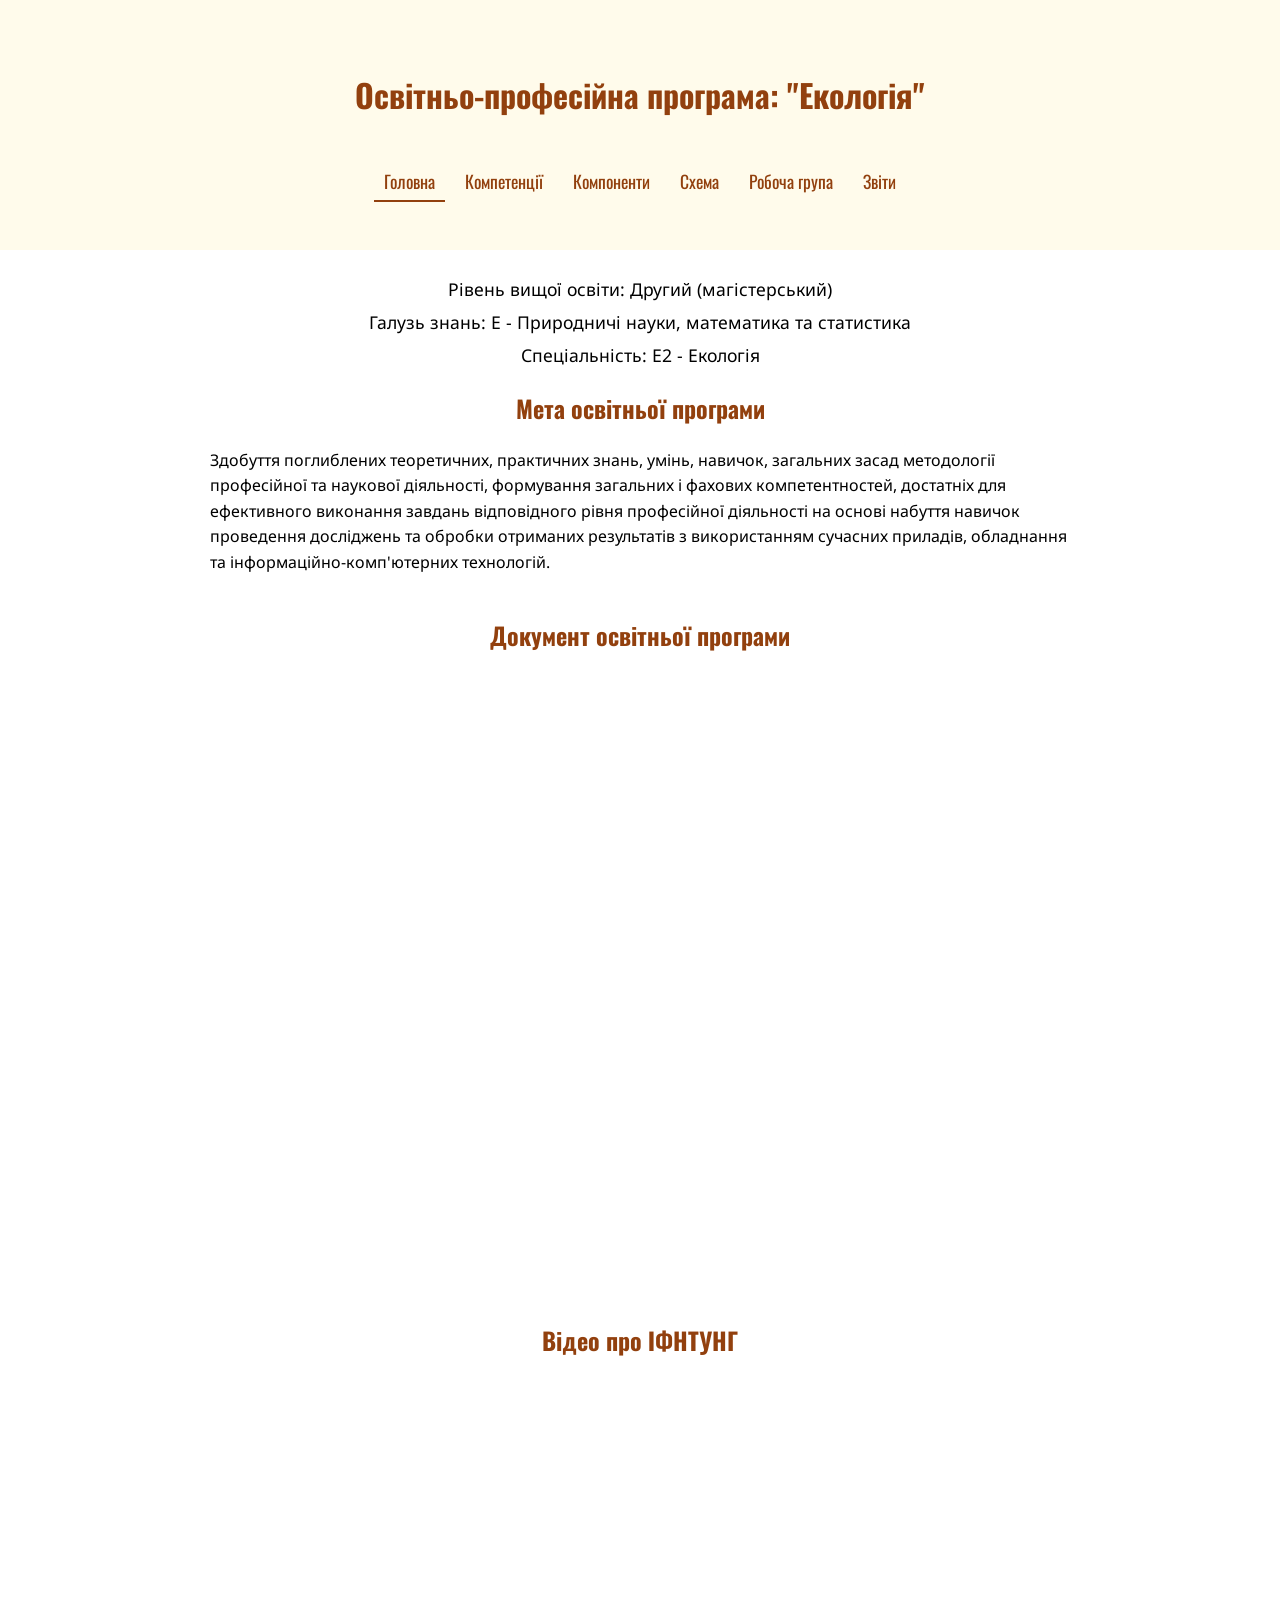
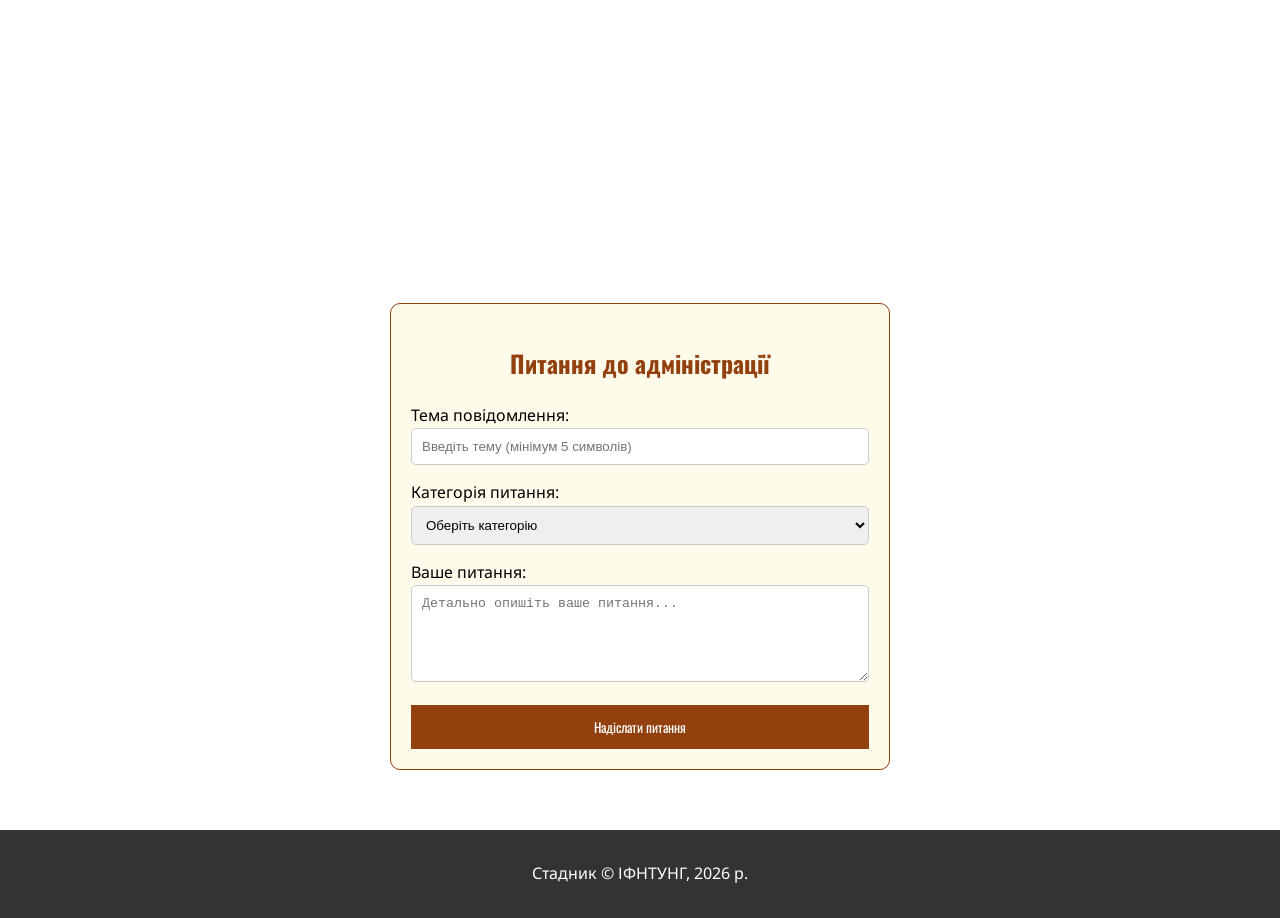
<file: index.html>
<!DOCTYPE html>
<html lang="uk">
<head>
    <meta charset="UTF-8">
    <meta name="viewport" content="width=device-width, initial-scale=1.0">
    <title>Головна - Екологія</title>
    <link rel="preconnect" href="https://fonts.googleapis.com">
    <link rel="preconnect" href="https://fonts.gstatic.com" crossorigin>
    <link href="https://fonts.googleapis.com/css2?family=Noto+Sans:wght@400;700&family=Oswald:wght@400;700&display=swap" rel="stylesheet">
    <link rel="stylesheet" href="style.css">
</head>
<body>
    <header>
        <h1>Освітньо-професійна програма: "Екологія"</h1>
        <nav class="main-menu">
            <ul>
                <li><a href="index.html" class="active">Головна</a></li>
                <li><a href="competencies.html">Компетенції</a></li>
                <li><a href="components.html">Компоненти</a></li>
                <li><a href="graph.html">Схема</a></li>
                <li><a href="team.html">Робоча група</a></li>
                <li><a href="reports.html">Звіти</a></li>
            </ul>
        </nav>
    </header>

    <main class="container">
        <p class="subtitle">Рівень вищої освіти: Другий (магістерський)</p>
        <p class="subtitle">Галузь знань: E - Природничі науки, математика та статистика</p>
        <p class="subtitle">Спеціальність: E2 - Екологія</p>
        
        <h2>Мета освітньої програми</h2>
        <p>Здобуття поглиблених теоретичних, практичних знань, умінь, навичок, загальних засад методології професійної та наукової діяльності, формування загальних і фахових компетентностей, достатніх для ефективного виконання завдань відповідного рівня професійної діяльності на основі набуття навичок проведення досліджень та обробки отриманих результатів з використанням сучасних приладів, обладнання та інформаційно-комп'ютерних технологій.</p>

        <div class="media-section" style="margin-top: 40px; margin-bottom: 40px;">
            <h2>Документ освітньої програми</h2>
            <iframe src="https://drive.google.com/file/d/1KoIPzyPgWROvhp6p8waSpHcb3HAhKgQ5/preview" width="100%" height="600" style="border: none; margin-bottom: 20px;"></iframe>

            <h2>Відео про ІФНТУНГ</h2>
            <div style="position: relative; padding-bottom: 56.25%; height: 0; overflow: hidden; max-width: 100%;">
                <iframe src="https://www.youtube.com/embed/bVwK8GilNeQ" style="position: absolute; top: 0; left: 0; width: 100%; height: 100%;" frameborder="0" allow="accelerometer; autoplay; clipboard-write; encrypted-media; gyroscope; picture-in-picture" allowfullscreen></iframe>
            </div>
        </div>

        <div class="form-container">
            <h2>Питання до адміністрації</h2>
            <form action="#" method="post">
                <div class="form-group">
                    <label for="theme">Тема повідомлення:</label>
                    <input type="text" id="theme" name="theme" minlength="5" required placeholder="Введіть тему (мінімум 5 символів)">
                </div>
                <div class="form-group">
                    <label for="category">Категорія питання:</label>
                    <select id="category" name="category" required>
                        <option value="" disabled selected>Оберіть категорію</option>
                        <option value="education">Навчальний процес</option>
                        <option value="practice">Практика та працевлаштування</option>
                        <option value="financial">Фінансові питання</option>
                        <option value="other">Інше</option>
                    </select>
                </div>
                <div class="form-group">
                    <label for="question">Ваше питання:</label>
                    <textarea id="question" name="question" rows="5" required placeholder="Детально опишіть ваше питання..."></textarea>
                </div>
                <button type="submit" class="submit-btn">Надіслати питання</button>
            </form>
        </div>
    </main>

    <footer>
        <p>Стадник © ІФНТУНГ, 2026 р.</p>
    </footer>
</body>
</html>
</file>
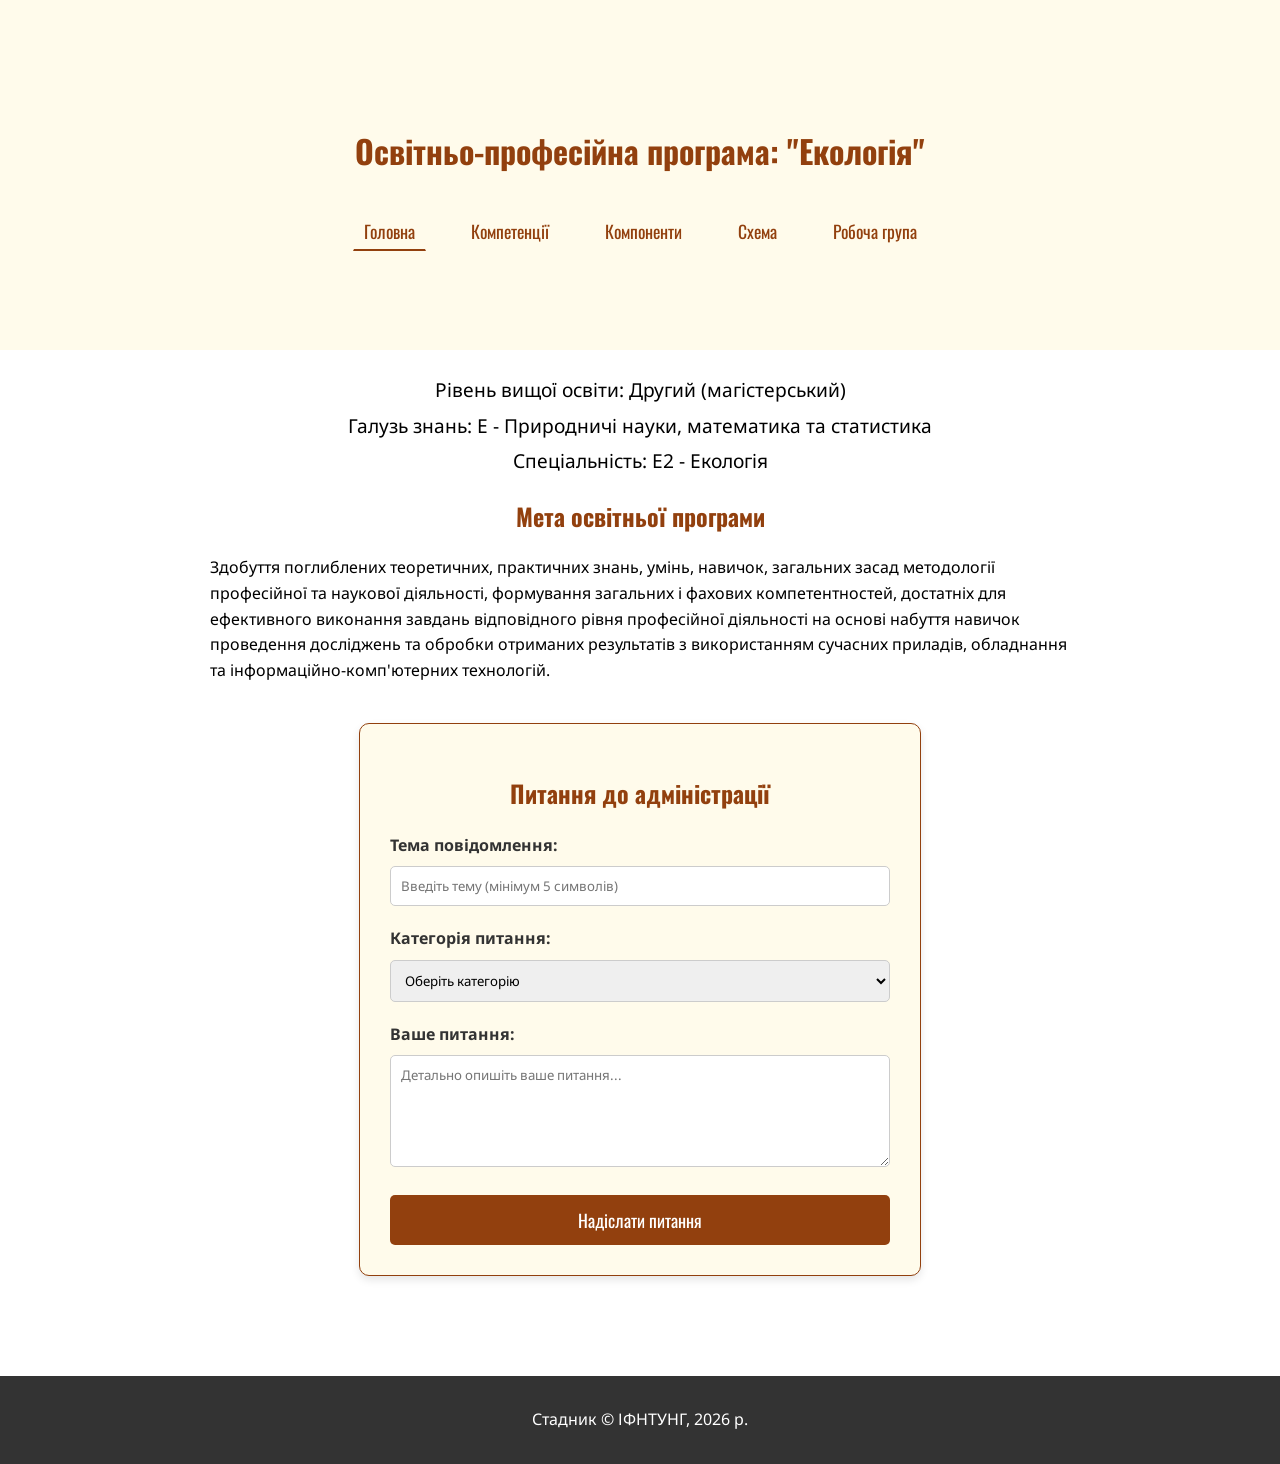
<file: lab_4/index.html>
<!DOCTYPE html>
<html lang="uk">
<head>
    <meta charset="UTF-8">
    <meta name="viewport" content="width=device-width, initial-scale=1.0">
    <title>Головна - Екологія</title>
    <link rel="preconnect" href="https://fonts.googleapis.com">
    <link rel="preconnect" href="https://fonts.gstatic.com" crossorigin>
    <link href="https://fonts.googleapis.com/css2?family=Noto+Sans:wght@400;700&family=Oswald:wght@400;700&display=swap" rel="stylesheet">
    <link rel="stylesheet" href="style.css">
</head>
<body>
    <header>
        <h1>Освітньо-професійна програма: "Екологія"</h1>
        <nav class="main-menu">
            <ul>
                <li><a href="index.html" class="active">Головна</a></li>
                <li><a href="competencies.html">Компетенції</a></li>
                <li><a href="components.html">Компоненти</a></li>
                <li><a href="graph.html">Схема</a></li>
                <li><a href="team.html">Робоча група</a></li>
            </ul>
        </nav>
    </header>

    <main class="container">
        <p class="subtitle">Рівень вищої освіти: Другий (магістерський)</p>
        <p class="subtitle">Галузь знань: E - Природничі науки, математика та статистика</p>
        <p class="subtitle">Спеціальність: E2 - Екологія</p>
        
        <h2>Мета освітньої програми</h2>
        <p>Здобуття поглиблених теоретичних, практичних знань, умінь, навичок, загальних засад методології професійної та наукової діяльності, формування загальних і фахових компетентностей, достатніх для ефективного виконання завдань відповідного рівня професійної діяльності на основі набуття навичок проведення досліджень та обробки отриманих результатів з використанням сучасних приладів, обладнання та інформаційно-комп'ютерних технологій.</p>

        <div class="form-container">
            <h2>Питання до адміністрації</h2>
            <form action="#" method="post">
                <div class="form-group">
                    <label for="theme">Тема повідомлення:</label>
                    <input type="text" id="theme" name="theme" minlength="5" required placeholder="Введіть тему (мінімум 5 символів)">
                </div>
                <div class="form-group">
                    <label for="category">Категорія питання:</label>
                    <select id="category" name="category" required>
                        <option value="" disabled selected>Оберіть категорію</option>
                        <option value="education">Навчальний процес</option>
                        <option value="practice">Практика та працевлаштування</option>
                        <option value="financial">Фінансові питання</option>
                        <option value="other">Інше</option>
                    </select>
                </div>
                <div class="form-group">
                    <label for="question">Ваше питання:</label>
                    <textarea id="question" name="question" rows="5" required placeholder="Детально опишіть ваше питання..."></textarea>
                </div>
                <button type="submit" class="submit-btn">Надіслати питання</button>
            </form>
        </div>
    </main>

    <footer>
        <p>Стадник © ІФНТУНГ, 2026 р.</p>
    </footer>
</body>
</html>
</file>
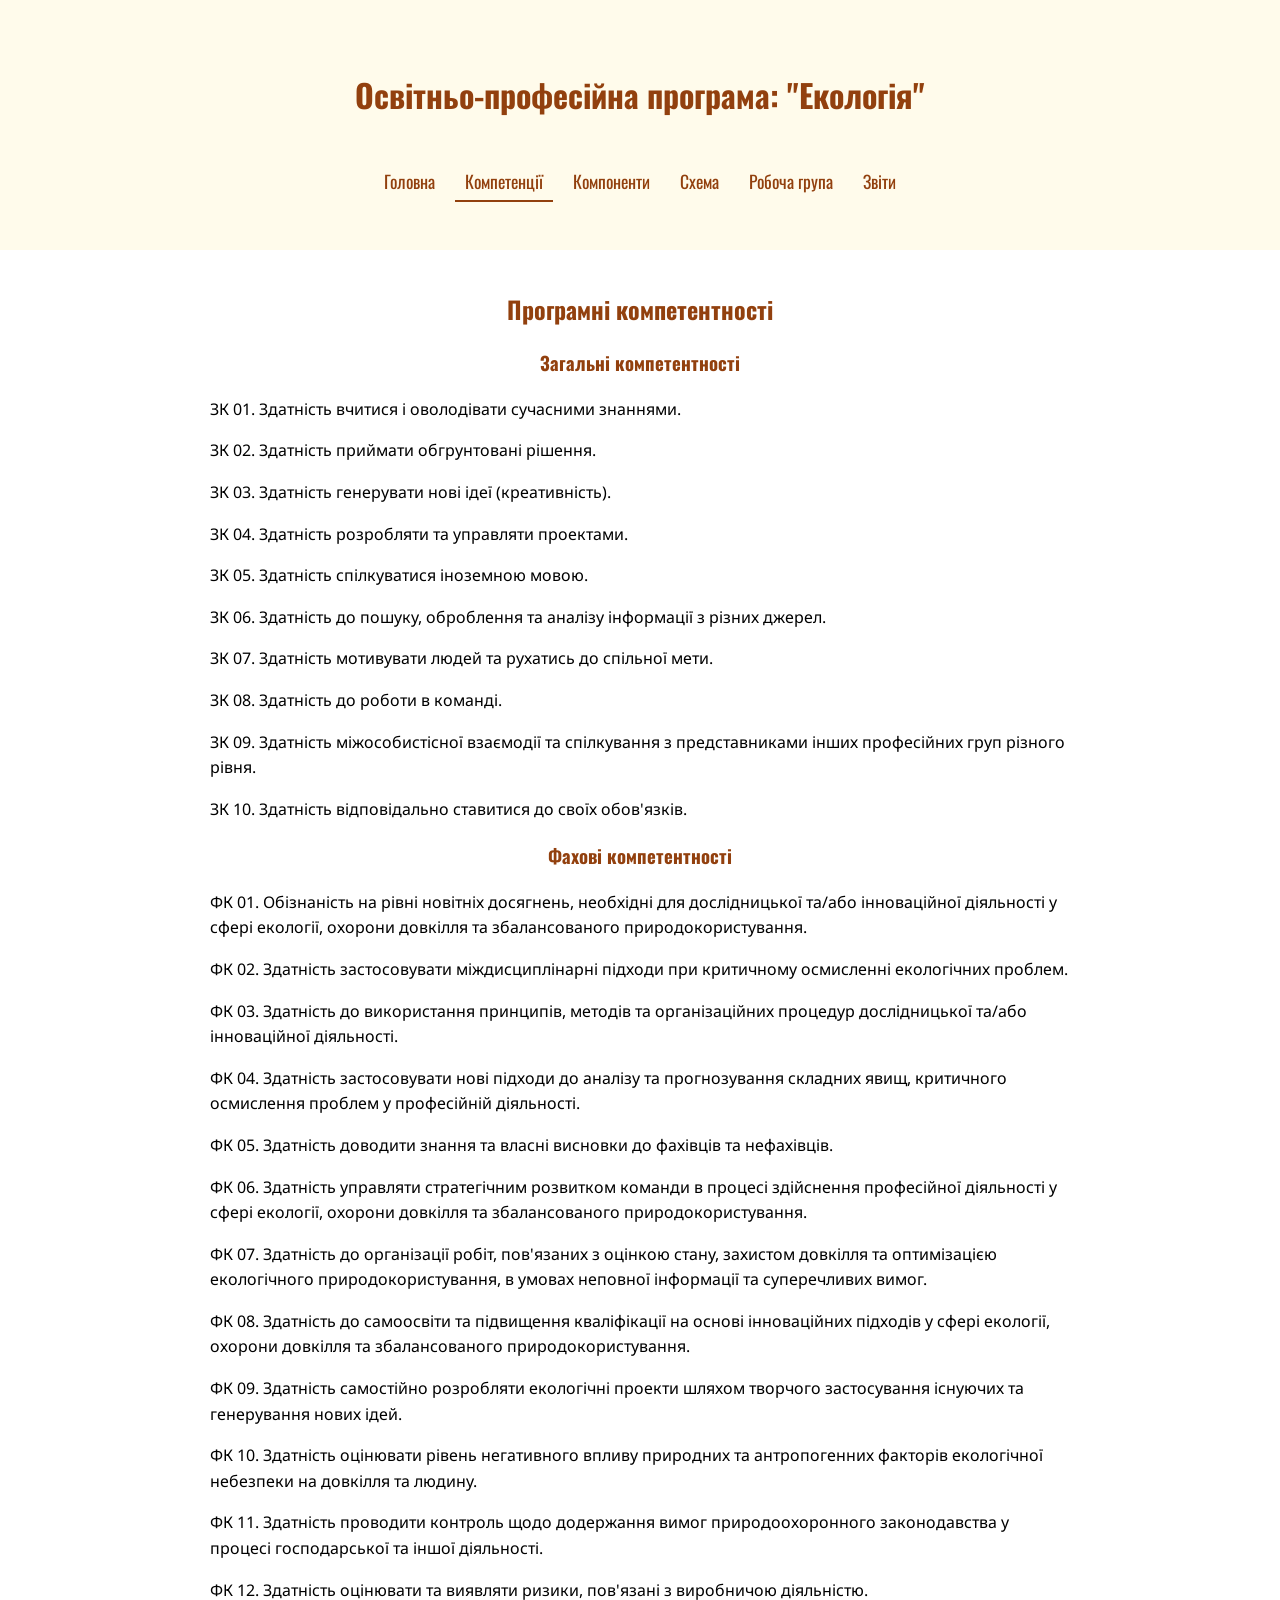
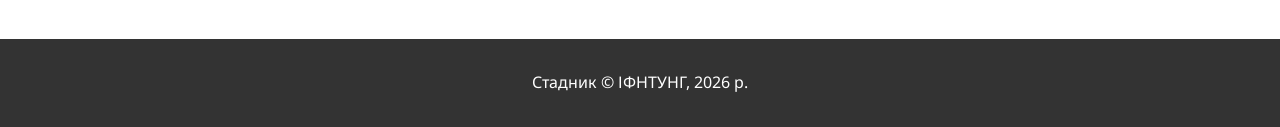
<file: competencies.html>
<!DOCTYPE html>
<html lang="uk">
<head>
    <meta charset="UTF-8">
    <meta name="viewport" content="width=device-width, initial-scale=1.0">
    <title>Компетенції - Екологія</title>
    <link rel="preconnect" href="https://fonts.googleapis.com">
    <link rel="preconnect" href="https://fonts.gstatic.com" crossorigin>
    <link href="https://fonts.googleapis.com/css2?family=Noto+Sans:wght@400;700&family=Oswald:wght@400;700&display=swap" rel="stylesheet">
    <link rel="stylesheet" href="style.css">
</head>
<body>
    <header>
        <h1>Освітньо-професійна програма: "Екологія"</h1>
        <nav class="main-menu">
            <ul>
                <li><a href="index.html">Головна</a></li>
                <li><a href="competencies.html" class="active">Компетенції</a></li>
                <li><a href="components.html">Компоненти</a></li>
                <li><a href="graph.html">Схема</a></li>
                <li><a href="team.html">Робоча група</a></li>
                <li><a href="reports.html">Звіти</a></li>
            </ul>
        </nav>
    </header>

    <main class="container">
        <h2>Програмні компетентності</h2>
        
        <h3>Загальні компетентності</h3>
        <p>ЗК 01. Здатність вчитися і оволодівати сучасними знаннями.</p>
        <p>ЗК 02. Здатність приймати обгрунтовані рішення.</p>
        <p>ЗК 03. Здатність генерувати нові ідеї (креативність).</p>
        <p>ЗК 04. Здатність розробляти та управляти проектами.</p>
        <p>ЗК 05. Здатність спілкуватися іноземною мовою.</p>
        <p>ЗК 06. Здатність до пошуку, оброблення та аналізу інформації з різних джерел.</p>
        <p>ЗК 07. Здатність мотивувати людей та рухатись до спільної мети.</p>
        <p>ЗК 08. Здатність до роботи в команді.</p>
        <p>ЗК 09. Здатність міжособистісної взаємодії та спілкування з представниками інших професійних груп різного рівня.</p>
        <p>ЗК 10. Здатність відповідально ставитися до своїх обов'язків.</p>

        <h3>Фахові компетентності</h3>
        <p>ФК 01. Обізнаність на рівні новітніх досягнень, необхідні для дослідницької та/або інноваційної діяльності у сфері екології, охорони довкілля та збалансованого природокористування.</p>
        <p>ФК 02. Здатність застосовувати міждисциплінарні підходи при критичному осмисленні екологічних проблем.</p>
        <p>ФК 03. Здатність до використання принципів, методів та організаційних процедур дослідницької та/або інноваційної діяльності.</p>
        <p>ФК 04. Здатність застосовувати нові підходи до аналізу та прогнозування складних явищ, критичного осмислення проблем у професійній діяльності.</p>
        <p>ФК 05. Здатність доводити знання та власні висновки до фахівців та нефахівців.</p>
        <p>ФК 06. Здатність управляти стратегічним розвитком команди в процесі здійснення професійної діяльності у сфері екології, охорони довкілля та збалансованого природокористування.</p>
        <p>ФК 07. Здатність до організації робіт, пов'язаних з оцінкою стану, захистом довкілля та оптимізацією екологічного природокористування, в умовах неповної інформації та суперечливих вимог.</p>
        <p>ФК 08. Здатність до самоосвіти та підвищення кваліфікації на основі інноваційних підходів у сфері екології, охорони довкілля та збалансованого природокористування.</p>
        <p>ФК 09. Здатність самостійно розробляти екологічні проекти шляхом творчого застосування існуючих та генерування нових ідей.</p>
        <p>ФК 10. Здатність оцінювати рівень негативного впливу природних та антропогенних факторів екологічної небезпеки на довкілля та людину.</p>
        <p>ФК 11. Здатність проводити контроль щодо додержання вимог природоохоронного законодавства у процесі господарської та іншої діяльності.</p>
        <p>ФК 12. Здатність оцінювати та виявляти ризики, пов'язані з виробничою діяльністю.</p>
    </main>

    <footer>
        <p>Стадник © ІФНТУНГ, 2026 р.</p>
    </footer>
</body>
</html>
</file>
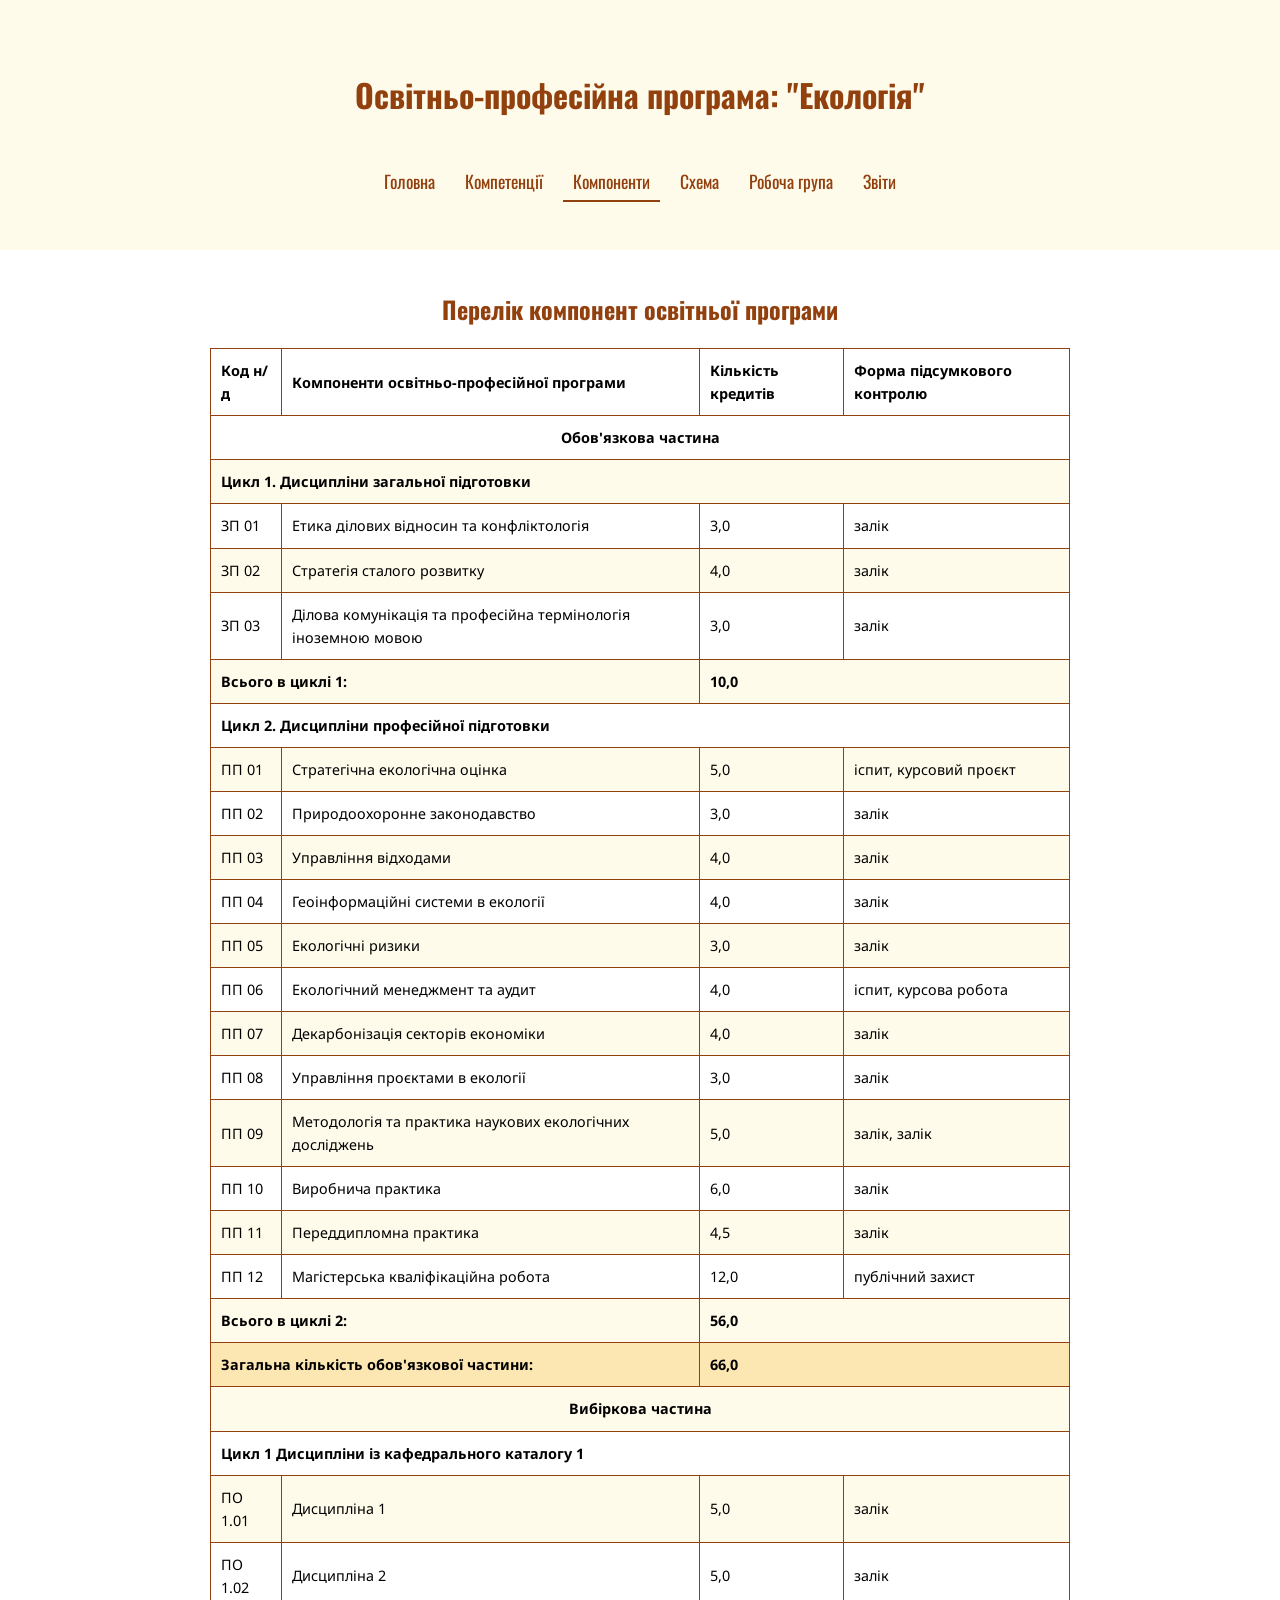
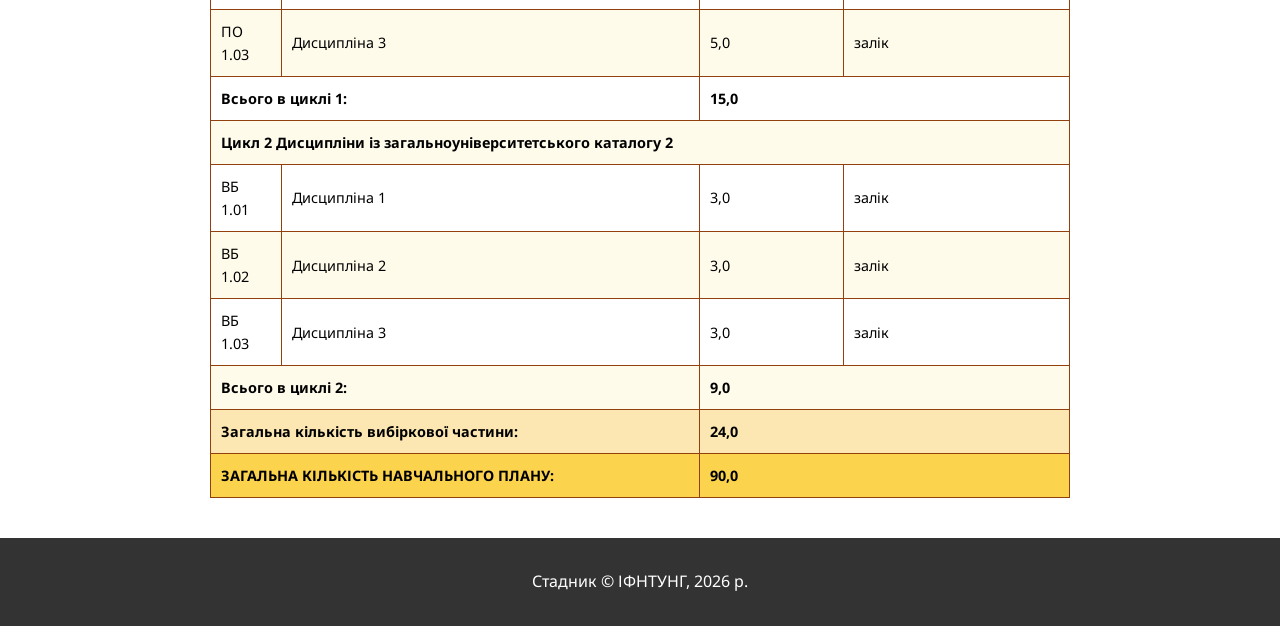
<file: components.html>
<!DOCTYPE html>
<html lang="uk">
<head>
    <meta charset="UTF-8">
    <meta name="viewport" content="width=device-width, initial-scale=1.0">
    <title>Компоненти - Екологія</title>
    <link rel="preconnect" href="https://fonts.googleapis.com">
    <link rel="preconnect" href="https://fonts.gstatic.com" crossorigin>
    <link href="https://fonts.googleapis.com/css2?family=Noto+Sans:wght@400;700&family=Oswald:wght@400;700&display=swap" rel="stylesheet">
    <link rel="stylesheet" href="style.css">
</head>
<body>
    <header>
        <h1>Освітньо-професійна програма: "Екологія"</h1>
        <nav class="main-menu">
            <ul>
                <li><a href="index.html">Головна</a></li>
                <li><a href="competencies.html">Компетенції</a></li>
                <li><a href="components.html" class="active">Компоненти</a></li>
                <li><a href="graph.html">Схема</a></li>
                <li><a href="team.html">Робоча група</a></li>
                <li><a href="reports.html">Звіти</a></li>
            </ul>
        </nav>
    </header>

    <main class="container">
        <h2>Перелік компонент освітньої програми</h2>
        <table>
            <thead>
                <tr>
                    <th><b>Код н/д</b></th>
                    <th><b>Компоненти освітньо-професійної програми</b></th>
                    <th><b>Кількість кредитів</b></th>
                    <th><b>Форма підсумкового контролю</b></th>
                </tr>
            </thead>
            <tbody>
                <tr>
                    <td colspan="4" style="text-align: center;"><b>Обов'язкова частина</b></td>
                </tr>
                <tr>
                    <td colspan="4"><b>Цикл 1. Дисципліни загальної підготовки</b></td>
                </tr>
                <tr>
                    <td>ЗП 01</td>
                    <td>Етика ділових відносин та конфліктологія</td>
                    <td>3,0</td>
                    <td>залік</td>
                </tr>
                <tr>
                    <td>ЗП 02</td>
                    <td>Стратегія сталого розвитку</td>
                    <td>4,0</td>
                    <td>залік</td>
                </tr>
                <tr>
                    <td>ЗП 03</td>
                    <td>Ділова комунікація та професійна термінологія іноземною мовою</td>
                    <td>3,0</td>
                    <td>залік</td>
                </tr>
                <tr>
                    <td colspan="2"><b>Всього в циклі 1:</b></td>
                    <td colspan="2"><b>10,0</b></td>
                </tr>
                <tr>
                    <td colspan="4"><b>Цикл 2. Дисципліни професійної підготовки</b></td>
                </tr>
                <tr>
                    <td>ПП 01</td>
                    <td>Стратегічна екологічна оцінка</td>
                    <td>5,0</td>
                    <td>іспит, курсовий проєкт</td>
                </tr>
                <tr>
                    <td>ПП 02</td>
                    <td>Природоохоронне законодавство</td>
                    <td>3,0</td>
                    <td>залік</td>
                </tr>
                <tr>
                    <td>ПП 03</td>
                    <td>Управління відходами</td>
                    <td>4,0</td>
                    <td>залік</td>
                </tr>
                <tr>
                    <td>ПП 04</td>
                    <td>Геоінформаційні системи в екології</td>
                    <td>4,0</td>
                    <td>залік</td>
                </tr>
                <tr>
                    <td>ПП 05</td>
                    <td>Екологічні ризики</td>
                    <td>3,0</td>
                    <td>залік</td>
                </tr>
                <tr>
                    <td>ПП 06</td>
                    <td>Екологічний менеджмент та аудит</td>
                    <td>4,0</td>
                    <td>іспит, курсова робота</td>
                </tr>
                <tr>
                    <td>ПП 07</td>
                    <td>Декарбонізація секторів економіки</td>
                    <td>4,0</td>
                    <td>залік</td>
                </tr>
                <tr>
                    <td>ПП 08</td>
                    <td>Управління проєктами в екології</td>
                    <td>3,0</td>
                    <td>залік</td>
                </tr>
                <tr>
                    <td>ПП 09</td>
                    <td>Методологія та практика наукових екологічних досліджень</td>
                    <td>5,0</td>
                    <td>залік, залік</td>
                </tr>
                <tr>
                    <td>ПП 10</td>
                    <td>Виробнича практика</td>
                    <td>6,0</td>
                    <td>залік</td>
                </tr>
                <tr>
                    <td>ПП 11</td>
                    <td>Переддипломна практика</td>
                    <td>4,5</td>
                    <td>залік</td>
                </tr>
                <tr>
                    <td>ПП 12</td>
                    <td>Магістерська кваліфікаційна робота</td>
                    <td>12,0</td>
                    <td>публічний захист</td>
                </tr>
                <tr>
                    <td colspan="2"><b>Всього в циклі 2:</b></td>
                    <td colspan="2"><b>56,0</b></td>
                </tr>
                <tr style="background-color: #fce7b2;">
                    <td colspan="2"><b>Загальна кількість обов'язкової частини:</b></td>
                    <td colspan="2"><b>66,0</b></td>
                </tr>
                <tr>
                    <td colspan="4" style="text-align: center;"><b>Вибіркова частина</b></td>
                </tr>
                <tr>
                    <td colspan="4"><b>Цикл 1 Дисципліни із кафедрального каталогу 1</b></td>
                </tr>
                <tr>
                    <td>ПО 1.01</td>
                    <td>Дисципліна 1</td>
                    <td>5,0</td>
                    <td>залік</td>
                </tr>
                <tr>
                    <td>ПО 1.02</td>
                    <td>Дисципліна 2</td>
                    <td>5,0</td>
                    <td>залік</td>
                </tr>
                <tr>
                    <td>ПО 1.03</td>
                    <td>Дисципліна 3</td>
                    <td>5,0</td>
                    <td>залік</td>
                </tr>
                <tr>
                    <td colspan="2"><b>Всього в циклі 1:</b></td>
                    <td colspan="2"><b>15,0</b></td>
                </tr>
                <tr>
                    <td colspan="4"><b>Цикл 2 Дисципліни із загальноуніверситетського каталогу 2</b></td>
                </tr>
                <tr>
                    <td>ВБ 1.01</td>
                    <td>Дисципліна 1</td>
                    <td>3,0</td>
                    <td>залік</td>
                </tr>
                <tr>
                    <td>ВБ 1.02</td>
                    <td>Дисципліна 2</td>
                    <td>3,0</td>
                    <td>залік</td>
                </tr>
                <tr>
                    <td>ВБ 1.03</td>
                    <td>Дисципліна 3</td>
                    <td>3,0</td>
                    <td>залік</td>
                </tr>
                <tr>
                    <td colspan="2"><b>Всього в циклі 2:</b></td>
                    <td colspan="2"><b>9,0</b></td>
                </tr>
                <tr style="background-color: #fce7b2;">
                    <td colspan="2"><b>Загальна кількість вибіркової частини:</b></td>
                    <td colspan="2"><b>24,0</b></td>
                </tr>
                <tr style="background-color: #fcd34d;">
                    <td colspan="2"><b>ЗАГАЛЬНА КІЛЬКІСТЬ НАВЧАЛЬНОГО ПЛАНУ:</b></td>
                    <td colspan="2"><b>90,0</b></td>
                </tr>
            </tbody>
        </table>
    </main>

    <footer>
        <p>Стадник © ІФНТУНГ, 2026 р.</p>
    </footer>
</body>
</html>
</file>
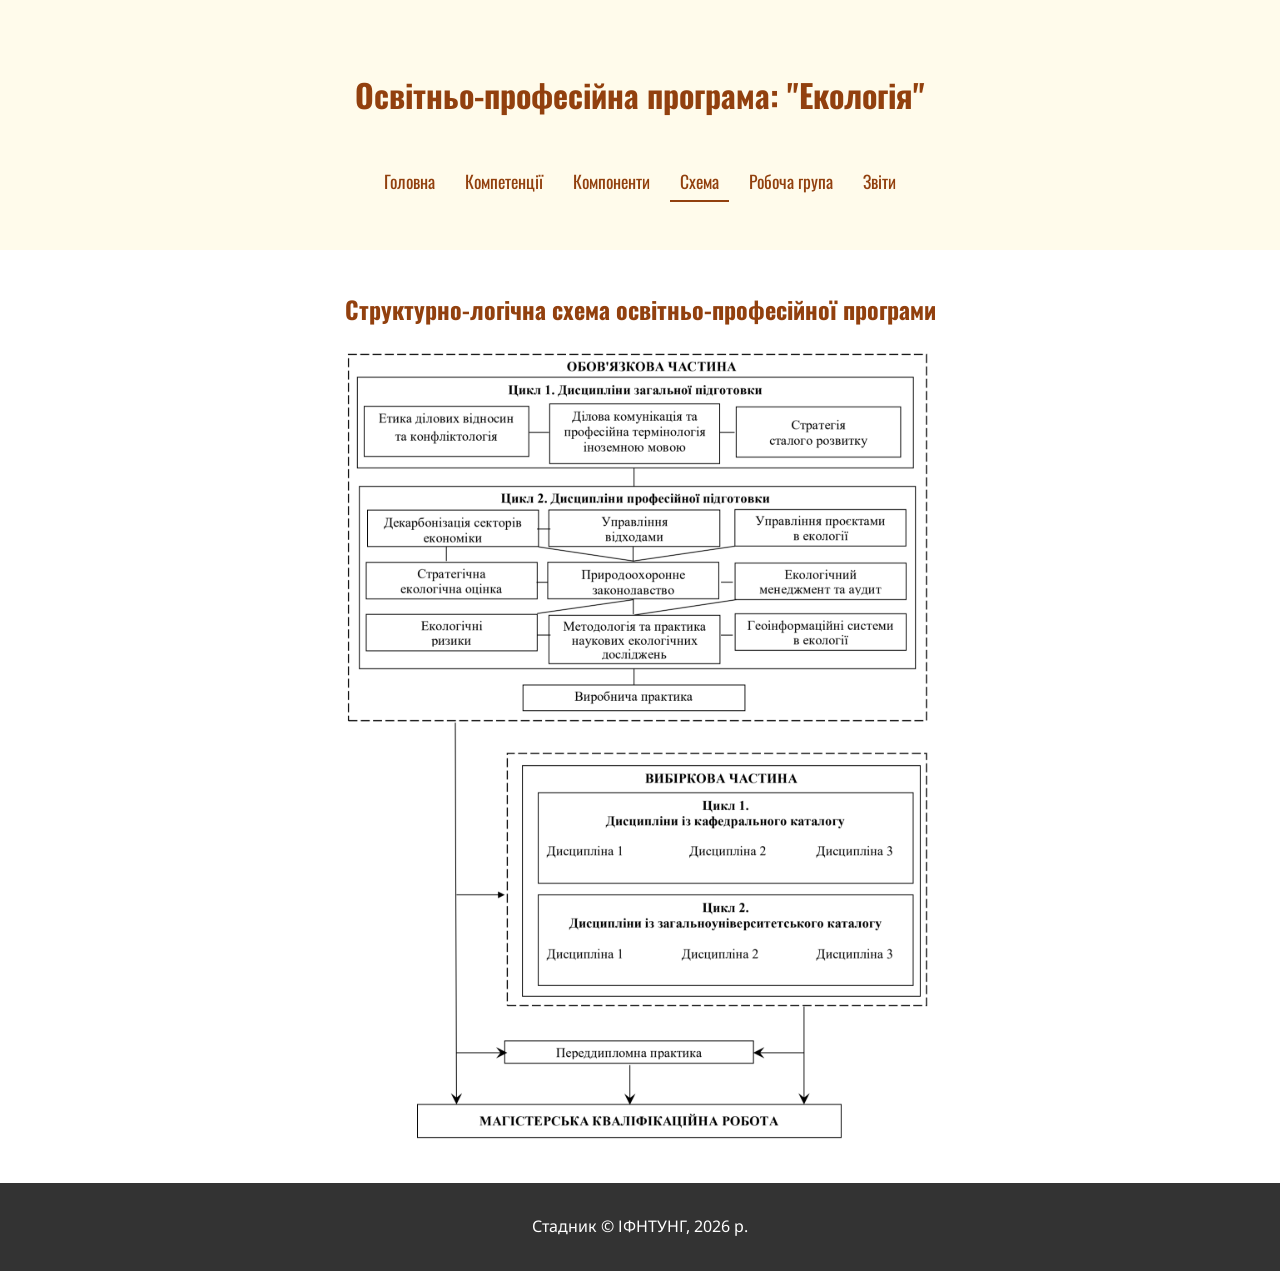
<file: graph.html>
<!DOCTYPE html>
<html lang="uk">
<head>
    <meta charset="UTF-8">
    <meta name="viewport" content="width=device-width, initial-scale=1.0">
    <title>Схема - Екологія</title>
    <link rel="preconnect" href="https://fonts.googleapis.com">
    <link rel="preconnect" href="https://fonts.gstatic.com" crossorigin>
    <link href="https://fonts.googleapis.com/css2?family=Noto+Sans:wght@400;700&family=Oswald:wght@400;700&display=swap" rel="stylesheet">
    <link rel="stylesheet" href="style.css">
</head>
<body>
    <header>
        <h1>Освітньо-професійна програма: "Екологія"</h1>
        <nav class="main-menu">
            <ul>
                <li><a href="index.html">Головна</a></li>
                <li><a href="competencies.html">Компетенції</a></li>
                <li><a href="components.html">Компоненти</a></li>
                <li><a href="graph.html" class="active">Схема</a></li>
                <li><a href="team.html">Робоча група</a></li>
                <li><a href="reports.html">Звіти</a></li>
            </ul>
        </nav>
    </header>

    <main class="container">
        <h2>Структурно-логічна схема освітньо-професійної програми</h2>
        <img src="schema.png" alt="Структурно-логічна схема" class="centered-img">
    </main>

    <footer>
        <p>Стадник © ІФНТУНГ, 2026 р.</p>
    </footer>
</body>
</html>
</file>
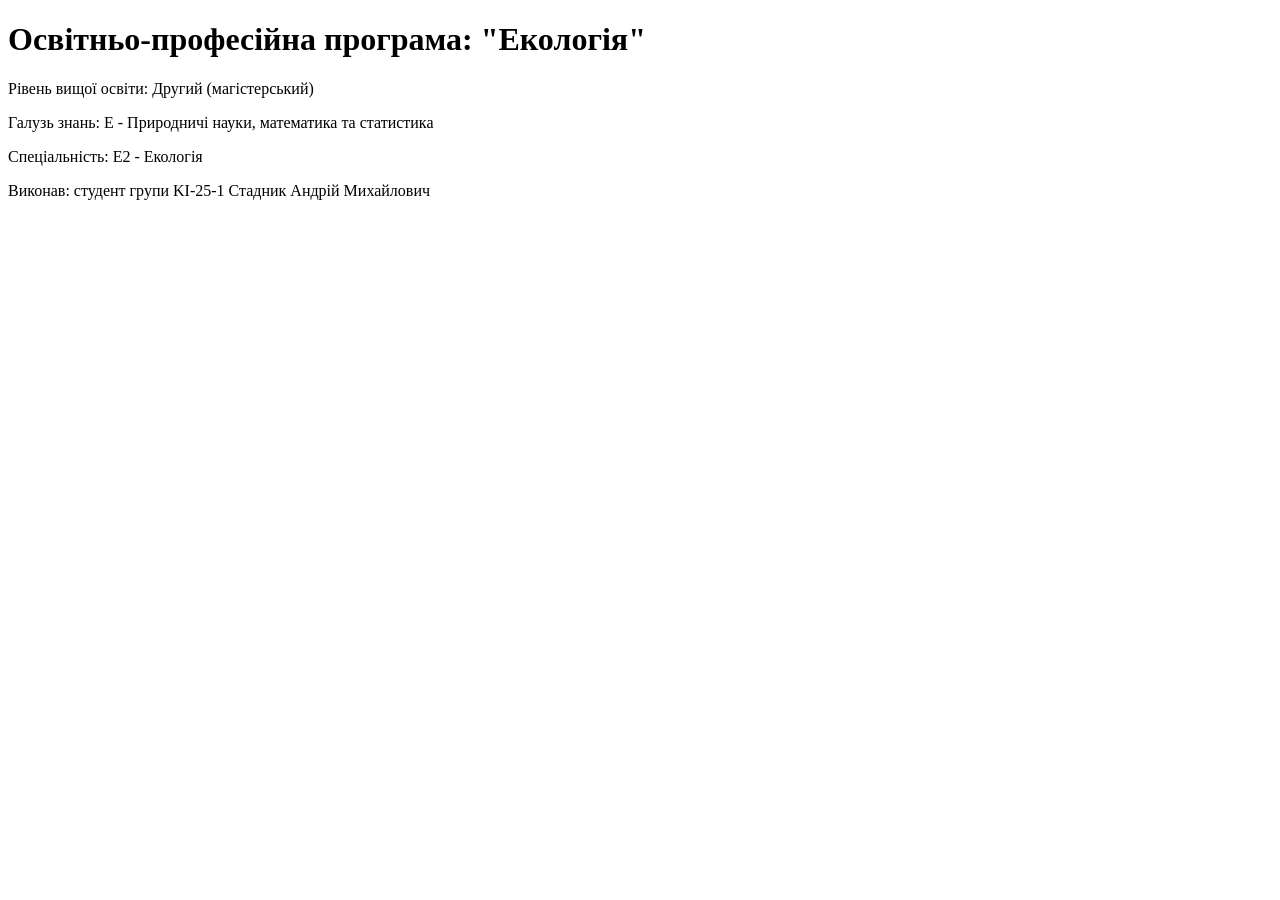
<file: lab1.html>
<!DOCTYPE html>
<html>
    <head>
        <meta charset="UTF-8">
        <title>Лабораторна робота 1</title>
    </head>
    <body>
        <h1>Освітньо-професійна програма: "Екологія"</h1>
        <p>Рівень вищої освіти: Другий (магістерський)</p>
        <p>Галузь знань: E - Природничі науки, математика та статистика</p>
        <p>Спеціальність: E2 - Екологія</p>
        <p>Виконав: студент групи KI-25-1 Стадник Андрій Михайлович</p>
    </body>
</html>
</file>
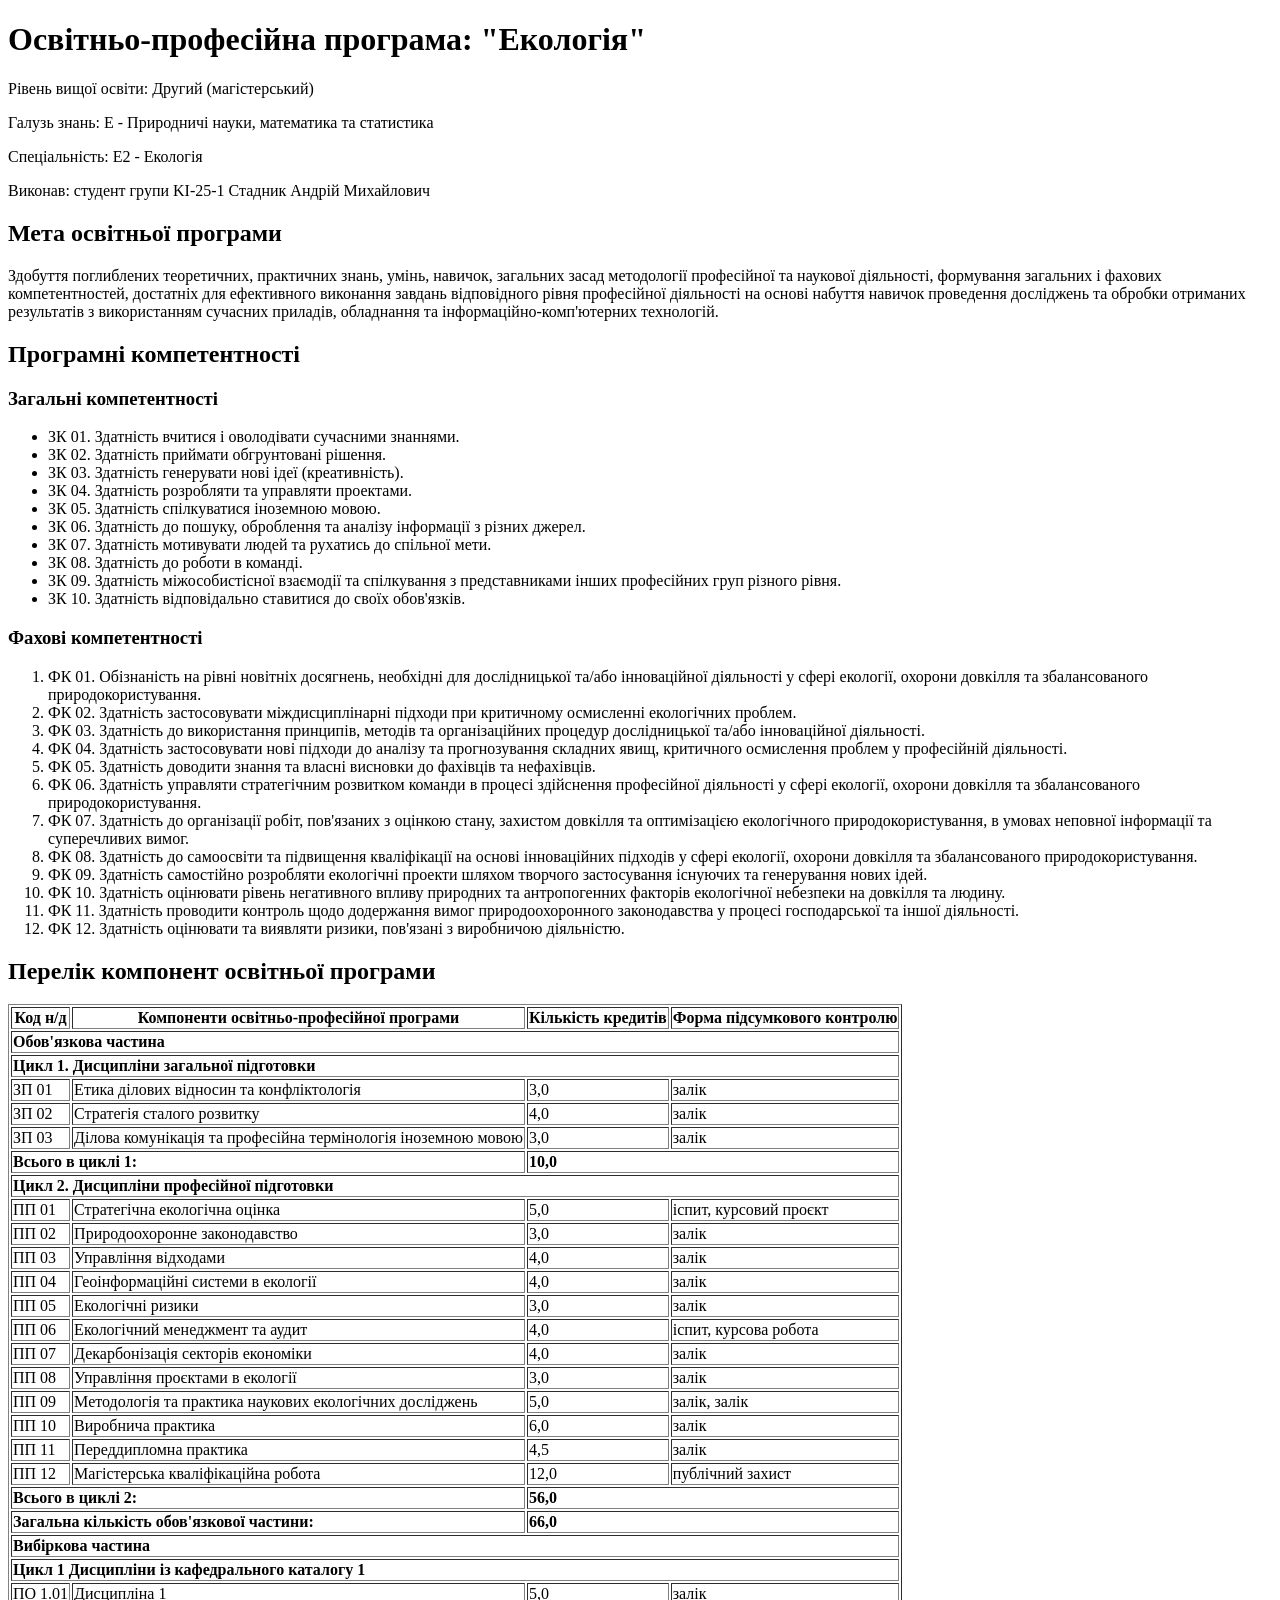
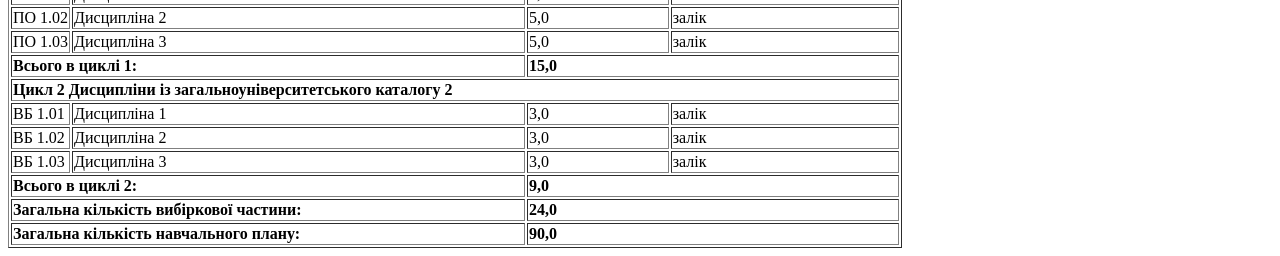
<file: lab2.html>
<!DOCTYPE html>
<html>
    <head>
        <meta charset="UTF-8">
        <title>Лабораторна робота 2</title>
    </head>
    <body>
        <h1>Освітньо-професійна програма: "Екологія"</h1>
        <p>Рівень вищої освіти: Другий (магістерський)</p>
        <p>Галузь знань: E - Природничі науки, математика та статистика</p>
        <p>Спеціальність: E2 - Екологія</p>
        <p>Виконав: студент групи KI-25-1 Стадник Андрій Михайлович</p>

        <h2>Мета освітньої програми</h2>
        <p>Здобуття поглиблених теоретичних, практичних знань, умінь, навичок, загальних засад методології професійної та наукової діяльності, формування загальних і фахових компетентностей, достатніх для ефективного виконання завдань відповідного рівня професійної діяльності на основі набуття навичок проведення досліджень та обробки отриманих результатів з використанням сучасних приладів, обладнання та інформаційно-комп'ютерних технологій.</p>

        <h2>Програмні компетентності</h2>
        
        <h3>Загальні компетентності</h3>
        <ul>
            <li>ЗК 01. Здатність вчитися і оволодівати сучасними знаннями.</li>
            <li>ЗК 02. Здатність приймати обгрунтовані рішення.</li>
            <li>ЗК 03. Здатність генерувати нові ідеї (креативність).</li>
            <li>ЗК 04. Здатність розробляти та управляти проектами.</li>
            <li>ЗК 05. Здатність спілкуватися іноземною мовою.</li>
            <li>ЗК 06. Здатність до пошуку, оброблення та аналізу інформації з різних джерел.</li>
            <li>ЗК 07. Здатність мотивувати людей та рухатись до спільної мети.</li>
            <li>ЗК 08. Здатність до роботи в команді.</li>
            <li>ЗК 09. Здатність міжособистісної взаємодії та спілкування з представниками інших професійних груп різного рівня.</li>
            <li>ЗК 10. Здатність відповідально ставитися до своїх обов'язків.</li>
        </ul>

        <h3>Фахові компетентності</h3>
        <ol>
            <li>ФК 01. Обізнаність на рівні новітніх досягнень, необхідні для дослідницької та/або інноваційної діяльності у сфері екології, охорони довкілля та збалансованого природокористування.</li>
            <li>ФК 02. Здатність застосовувати міждисциплінарні підходи при критичному осмисленні екологічних проблем.</li>
            <li>ФК 03. Здатність до використання принципів, методів та організаційних процедур дослідницької та/або інноваційної діяльності.</li>
            <li>ФК 04. Здатність застосовувати нові підходи до аналізу та прогнозування складних явищ, критичного осмислення проблем у професійній діяльності.</li>
            <li>ФК 05. Здатність доводити знання та власні висновки до фахівців та нефахівців.</li>
            <li>ФК 06. Здатність управляти стратегічним розвитком команди в процесі здійснення професійної діяльності у сфері екології, охорони довкілля та збалансованого природокористування.</li>
            <li>ФК 07. Здатність до організації робіт, пов'язаних з оцінкою стану, захистом довкілля та оптимізацією екологічного природокористування, в умовах неповної інформації та суперечливих вимог.</li>
            <li>ФК 08. Здатність до самоосвіти та підвищення кваліфікації на основі інноваційних підходів у сфері екології, охорони довкілля та збалансованого природокористування.</li>
            <li>ФК 09. Здатність самостійно розробляти екологічні проекти шляхом творчого застосування існуючих та генерування нових ідей.</li>
            <li>ФК 10. Здатність оцінювати рівень негативного впливу природних та антропогенних факторів екологічної небезпеки на довкілля та людину.</li>
            <li>ФК 11. Здатність проводити контроль щодо додержання вимог природоохоронного законодавства у процесі господарської та іншої діяльності.</li>
            <li>ФК 12. Здатність оцінювати та виявляти ризики, пов'язані з виробничою діяльністю.</li>
        </ol>

        <h2>Перелік компонент освітньої програми</h2>
        <table border="1">
            <tr>
                <th><b>Код н/д</b></th>
                <th><b>Компоненти освітньо-професійної програми</b></th>
                <th><b>Кількість кредитів</b></th>
                <th><b>Форма підсумкового контролю</b></th>
            </tr>
            <tr>
                <td colspan="4"><b>Обов'язкова частина</b></td>
            </tr>
            <tr>
                <td colspan="4"><b>Цикл 1. Дисципліни загальної підготовки</b></td>
            </tr>
            <tr>
                <td>ЗП 01</td>
                <td>Етика ділових відносин та конфліктологія</td>
                <td>3,0</td>
                <td>залік</td>
            </tr>
            <tr>
                <td>ЗП 02</td>
                <td>Стратегія сталого розвитку</td>
                <td>4,0</td>
                <td>залік</td>
            </tr>
            <tr>
                <td>ЗП 03</td>
                <td>Ділова комунікація та професійна термінологія іноземною мовою</td>
                <td>3,0</td>
                <td>залік</td>
            </tr>
            <tr>
                <td colspan="2"><b>Всього в циклі 1:</b></td>
                <td colspan="2"><b>10,0</b></td>
            </tr>
            <tr>
                <td colspan="4"><b>Цикл 2. Дисципліни професійної підготовки</b></td>
            </tr>
            <tr>
                <td>ПП 01</td>
                <td>Стратегічна екологічна оцінка</td>
                <td>5,0</td>
                <td>іспит, курсовий проєкт</td>
            </tr>
            <tr>
                <td>ПП 02</td>
                <td>Природоохоронне законодавство</td>
                <td>3,0</td>
                <td>залік</td>
            </tr>
            <tr>
                <td>ПП 03</td>
                <td>Управління відходами</td>
                <td>4,0</td>
                <td>залік</td>
            </tr>
            <tr>
                <td>ПП 04</td>
                <td>Геоінформаційні системи в екології</td>
                <td>4,0</td>
                <td>залік</td>
            </tr>
            <tr>
                <td>ПП 05</td>
                <td>Екологічні ризики</td>
                <td>3,0</td>
                <td>залік</td>
            </tr>
            <tr>
                <td>ПП 06</td>
                <td>Екологічний менеджмент та аудит</td>
                <td>4,0</td>
                <td>іспит, курсова робота</td>
            </tr>
            <tr>
                <td>ПП 07</td>
                <td>Декарбонізація секторів економіки</td>
                <td>4,0</td>
                <td>залік</td>
            </tr>
            <tr>
                <td>ПП 08</td>
                <td>Управління проєктами в екології</td>
                <td>3,0</td>
                <td>залік</td>
            </tr>
            <tr>
                <td>ПП 09</td>
                <td>Методологія та практика наукових екологічних досліджень</td>
                <td>5,0</td>
                <td>залік, залік</td>
            </tr>
            <tr>
                <td>ПП 10</td>
                <td>Виробнича практика</td>
                <td>6,0</td>
                <td>залік</td>
            </tr>
            <tr>
                <td>ПП 11</td>
                <td>Переддипломна практика</td>
                <td>4,5</td>
                <td>залік</td>
            </tr>
            <tr>
                <td>ПП 12</td>
                <td>Магістерська кваліфікаційна робота</td>
                <td>12,0</td>
                <td>публічний захист</td>
            </tr>
            <tr>
                <td colspan="2"><b>Всього в циклі 2:</b></td>
                <td colspan="2"><b>56,0</b></td>
            </tr>
            <tr>
                <td colspan="2"><b>Загальна кількість обов'язкової частини:</b></td>
                <td colspan="2"><b>66,0</b></td>
            </tr>
            <tr>
                <td colspan="4"><b>Вибіркова частина</b></td>
            </tr>
            <tr>
                <td colspan="4"><b>Цикл 1 Дисципліни із кафедрального каталогу 1</b></td>
            </tr>
            <tr>
                <td>ПО 1.01</td>
                <td>Дисципліна 1</td>
                <td>5,0</td>
                <td>залік</td>
            </tr>
            <tr>
                <td>ПО 1.02</td>
                <td>Дисципліна 2</td>
                <td>5,0</td>
                <td>залік</td>
            </tr>
            <tr>
                <td>ПО 1.03</td>
                <td>Дисципліна 3</td>
                <td>5,0</td>
                <td>залік</td>
            </tr>
            <tr>
                <td colspan="2"><b>Всього в циклі 1:</b></td>
                <td colspan="2"><b>15,0</b></td>
            </tr>
            <tr>
                <td colspan="4"><b>Цикл 2 Дисципліни із загальноуніверситетського каталогу 2</b></td>
            </tr>
            <tr>
                <td>ВБ 1.01</td>
                <td>Дисципліна 1</td>
                <td>3,0</td>
                <td>залік</td>
            </tr>
            <tr>
                <td>ВБ 1.02</td>
                <td>Дисципліна 2</td>
                <td>3,0</td>
                <td>залік</td>
            </tr>
            <tr>
                <td>ВБ 1.03</td>
                <td>Дисципліна 3</td>
                <td>3,0</td>
                <td>залік</td>
            </tr>
            <tr>
                <td colspan="2"><b>Всього в циклі 2:</b></td>
                <td colspan="2"><b>9,0</b></td>
            </tr>
            <tr>
                <td colspan="2"><b>Загальна кількість вибіркової частини:</b></td>
                <td colspan="2"><b>24,0</b></td>
            </tr>
            <tr>
                <td colspan="2"><b>Загальна кількість навчального плану:</b></td>
                <td colspan="2"><b>90,0</b></td>
            </tr>
        </table>
    </body>
</html>
</file>
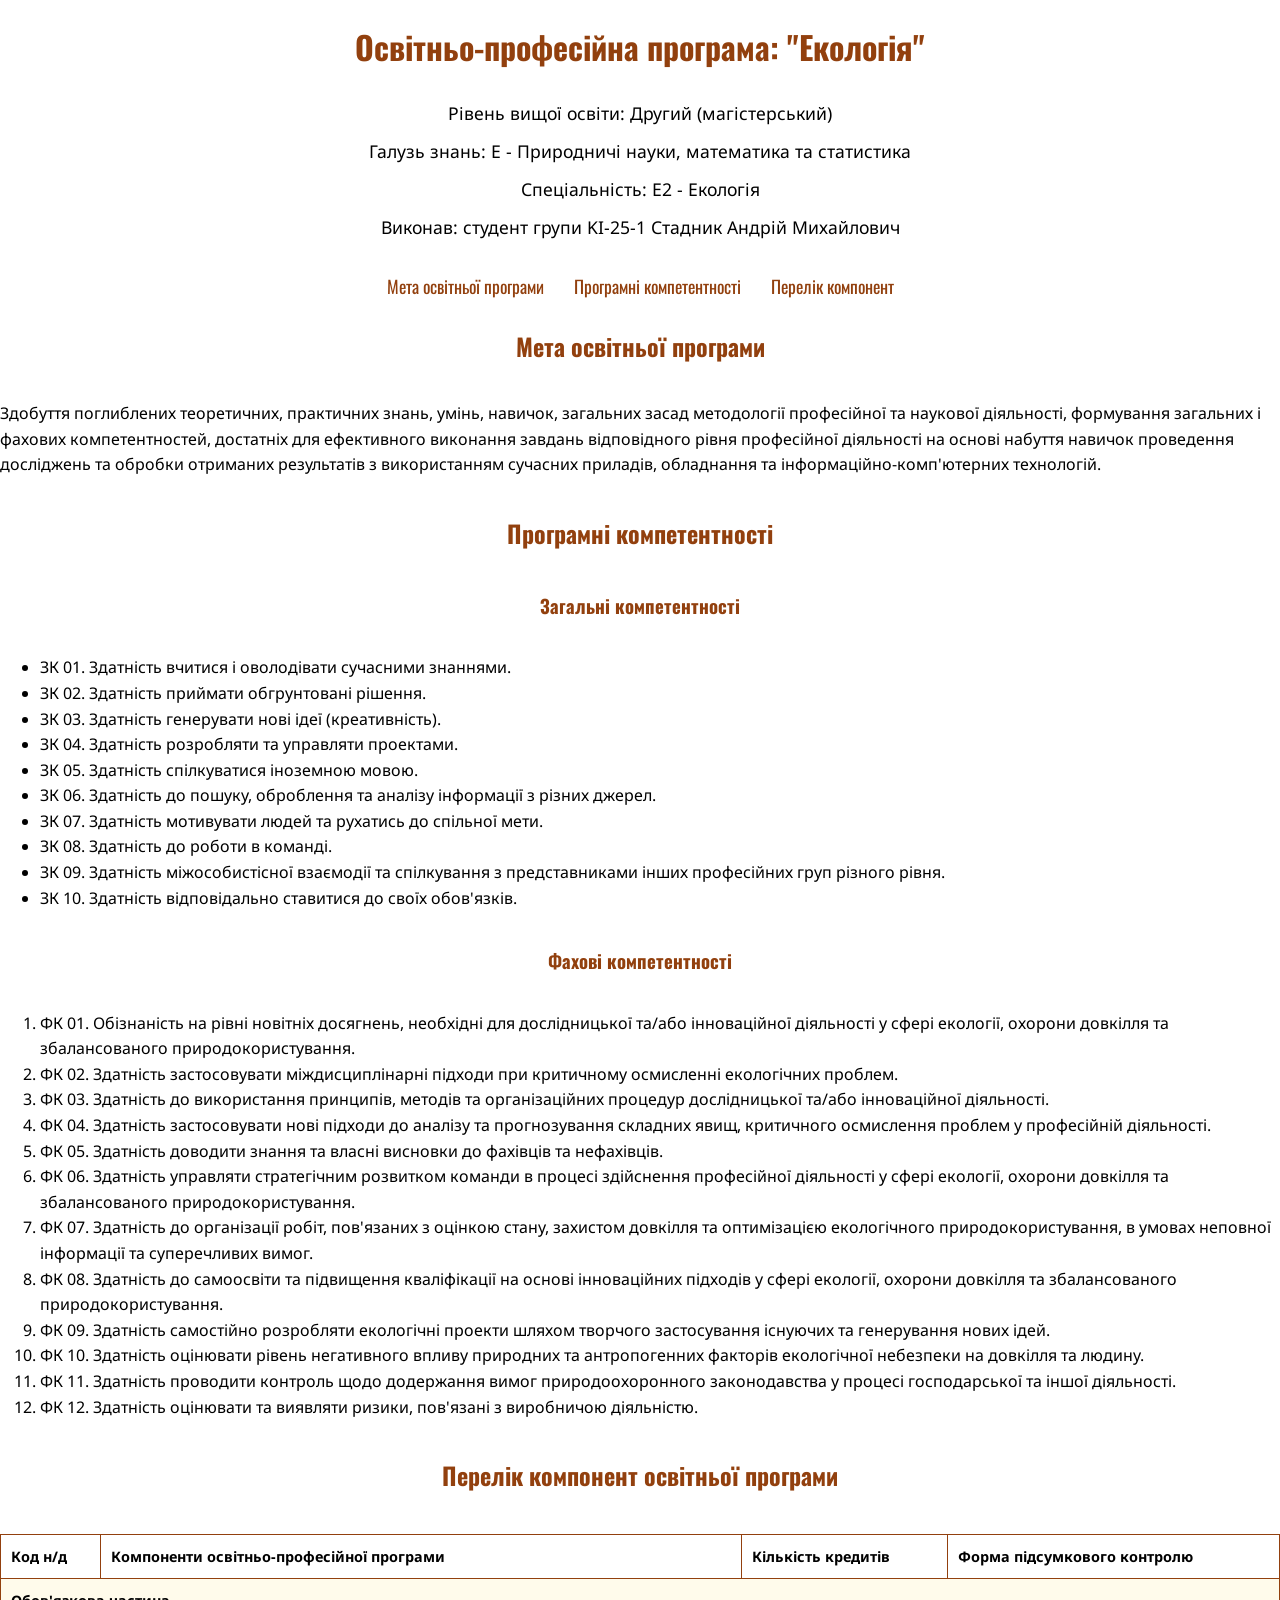
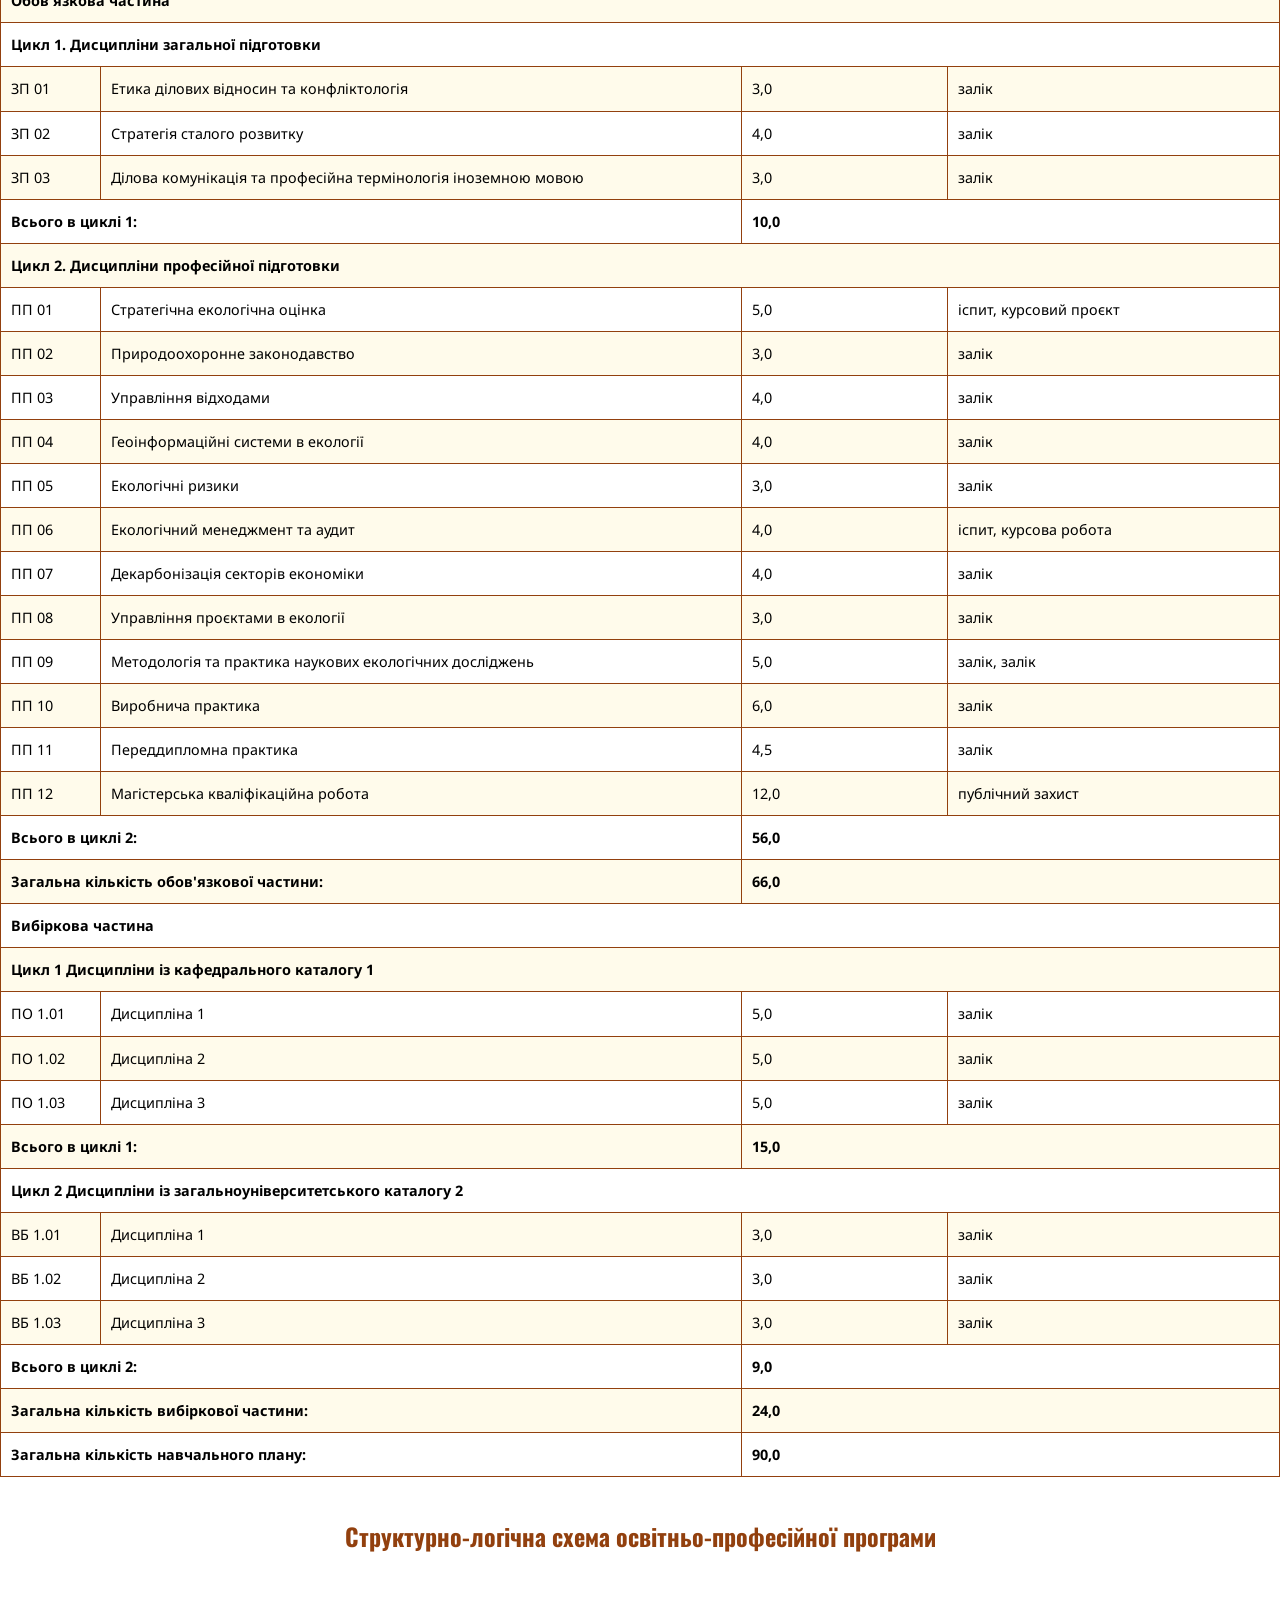
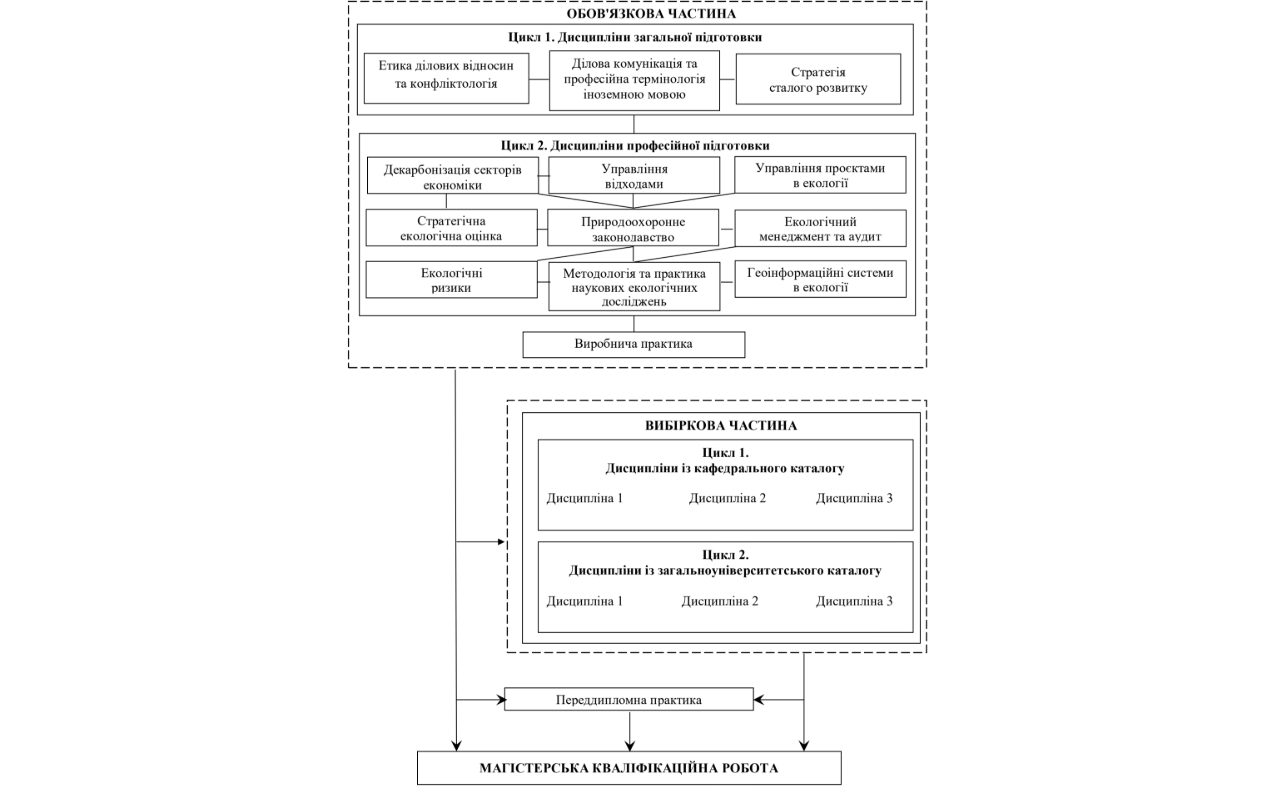
<file: lab3.html>
<!DOCTYPE html>
<html lang="uk">
    <head>
        <meta charset="UTF-8">
        <title>Лабораторна робота 2</title>
        
        <link rel="preconnect" href="https://fonts.googleapis.com">
        <link rel="preconnect" href="https://fonts.gstatic.com" crossorigin>
        <link href="https://fonts.googleapis.com/css2?family=Noto+Sans:wght@400;700&family=Oswald:wght@400;700&display=swap" rel="stylesheet">

        <link rel="stylesheet" href="style.css">
    </head>
    <body>
        <h1>Освітньо-професійна програма: "Екологія"</h1>
        
        <p class="subtitle">Рівень вищої освіти: Другий (магістерський)</p>
        <p class="subtitle">Галузь знань: E - Природничі науки, математика та статистика</p>
        <p class="subtitle">Спеціальність: E2 - Екологія</p>
        <p class="subtitle">Виконав: студент групи KI-25-1 Стадник Андрій Михайлович</p>

        <nav class="main-menu">
            <ul>
                <li><a href="#meta">Мета освітньої програми</a></li>
                <li><a href="#competencies">Програмні компетентності</a></li>
                <li><a href="#components">Перелік компонент</a></li>
            </ul>
        </nav>

        <h2 id="meta">Мета освітньої програми</h2>
        <p>Здобуття поглиблених теоретичних, практичних знань, умінь, навичок, загальних засад методології професійної та наукової діяльності, формування загальних і фахових компетентностей, достатніх для ефективного виконання завдань відповідного рівня професійної діяльності на основі набуття навичок проведення досліджень та обробки отриманих результатів з використанням сучасних приладів, обладнання та інформаційно-комп'ютерних технологій.</p>

        <h2 id="competencies">Програмні компетентності</h2>
        
        <h3>Загальні компетентності</h3>
        <ul>
            <li>ЗК 01. Здатність вчитися і оволодівати сучасними знаннями.</li>
            <li>ЗК 02. Здатність приймати обгрунтовані рішення.</li>
            <li>ЗК 03. Здатність генерувати нові ідеї (креативність).</li>
            <li>ЗК 04. Здатність розробляти та управляти проектами.</li>
            <li>ЗК 05. Здатність спілкуватися іноземною мовою.</li>
            <li>ЗК 06. Здатність до пошуку, оброблення та аналізу інформації з різних джерел.</li>
            <li>ЗК 07. Здатність мотивувати людей та рухатись до спільної мети.</li>
            <li>ЗК 08. Здатність до роботи в команді.</li>
            <li>ЗК 09. Здатність міжособистісної взаємодії та спілкування з представниками інших професійних груп різного рівня.</li>
            <li>ЗК 10. Здатність відповідально ставитися до своїх обов'язків.</li>
        </ul>

        <h3>Фахові компетентності</h3>
        <ol>
            <li>ФК 01. Обізнаність на рівні новітніх досягнень, необхідні для дослідницької та/або інноваційної діяльності у сфері екології, охорони довкілля та збалансованого природокористування.</li>
            <li>ФК 02. Здатність застосовувати міждисциплінарні підходи при критичному осмисленні екологічних проблем.</li>
            <li>ФК 03. Здатність до використання принципів, методів та організаційних процедур дослідницької та/або інноваційної діяльності.</li>
            <li>ФК 04. Здатність застосовувати нові підходи до аналізу та прогнозування складних явищ, критичного осмислення проблем у професійній діяльності.</li>
            <li>ФК 05. Здатність доводити знання та власні висновки до фахівців та нефахівців.</li>
            <li>ФК 06. Здатність управляти стратегічним розвитком команди в процесі здійснення професійної діяльності у сфері екології, охорони довкілля та збалансованого природокористування.</li>
            <li>ФК 07. Здатність до організації робіт, пов'язаних з оцінкою стану, захистом довкілля та оптимізацією екологічного природокористування, в умовах неповної інформації та суперечливих вимог.</li>
            <li>ФК 08. Здатність до самоосвіти та підвищення кваліфікації на основі інноваційних підходів у сфері екології, охорони довкілля та збалансованого природокористування.</li>
            <li>ФК 09. Здатність самостійно розробляти екологічні проекти шляхом творчого застосування існуючих та генерування нових ідей.</li>
            <li>ФК 10. Здатність оцінювати рівень негативного впливу природних та антропогенних факторів екологічної небезпеки на довкілля та людину.</li>
            <li>ФК 11. Здатність проводити контроль щодо додержання вимог природоохоронного законодавства у процесі господарської та іншої діяльності.</li>
            <li>ФК 12. Здатність оцінювати та виявляти ризики, пов'язані з виробничою діяльністю.</li>
        </ol>

        <h2 id="components">Перелік компонент освітньої програми</h2>
        <table>
            <tr>
                <th><b>Код н/д</b></th>
                <th><b>Компоненти освітньо-професійної програми</b></th>
                <th><b>Кількість кредитів</b></th>
                <th><b>Форма підсумкового контролю</b></th>
            </tr>
            <tr>
                <td colspan="4"><b>Обов'язкова частина</b></td>
            </tr>
            <tr>
                <td colspan="4"><b>Цикл 1. Дисципліни загальної підготовки</b></td>
            </tr>
            <tr>
                <td>ЗП 01</td>
                <td>Етика ділових відносин та конфліктологія</td>
                <td>3,0</td>
                <td>залік</td>
            </tr>
            <tr>
                <td>ЗП 02</td>
                <td>Стратегія сталого розвитку</td>
                <td>4,0</td>
                <td>залік</td>
            </tr>
            <tr>
                <td>ЗП 03</td>
                <td>Ділова комунікація та професійна термінологія іноземною мовою</td>
                <td>3,0</td>
                <td>залік</td>
            </tr>
            <tr>
                <td colspan="2"><b>Всього в циклі 1:</b></td>
                <td colspan="2"><b>10,0</b></td>
            </tr>
            <tr>
                <td colspan="4"><b>Цикл 2. Дисципліни професійної підготовки</b></td>
            </tr>
            <tr>
                <td>ПП 01</td>
                <td>Стратегічна екологічна оцінка</td>
                <td>5,0</td>
                <td>іспит, курсовий проєкт</td>
            </tr>
            <tr>
                <td>ПП 02</td>
                <td>Природоохоронне законодавство</td>
                <td>3,0</td>
                <td>залік</td>
            </tr>
            <tr>
                <td>ПП 03</td>
                <td>Управління відходами</td>
                <td>4,0</td>
                <td>залік</td>
            </tr>
            <tr>
                <td>ПП 04</td>
                <td>Геоінформаційні системи в екології</td>
                <td>4,0</td>
                <td>залік</td>
            </tr>
            <tr>
                <td>ПП 05</td>
                <td>Екологічні ризики</td>
                <td>3,0</td>
                <td>залік</td>
            </tr>
            <tr>
                <td>ПП 06</td>
                <td>Екологічний менеджмент та аудит</td>
                <td>4,0</td>
                <td>іспит, курсова робота</td>
            </tr>
            <tr>
                <td>ПП 07</td>
                <td>Декарбонізація секторів економіки</td>
                <td>4,0</td>
                <td>залік</td>
            </tr>
            <tr>
                <td>ПП 08</td>
                <td>Управління проєктами в екології</td>
                <td>3,0</td>
                <td>залік</td>
            </tr>
            <tr>
                <td>ПП 09</td>
                <td>Методологія та практика наукових екологічних досліджень</td>
                <td>5,0</td>
                <td>залік, залік</td>
            </tr>
            <tr>
                <td>ПП 10</td>
                <td>Виробнича практика</td>
                <td>6,0</td>
                <td>залік</td>
            </tr>
            <tr>
                <td>ПП 11</td>
                <td>Переддипломна практика</td>
                <td>4,5</td>
                <td>залік</td>
            </tr>
            <tr>
                <td>ПП 12</td>
                <td>Магістерська кваліфікаційна робота</td>
                <td>12,0</td>
                <td>публічний захист</td>
            </tr>
            <tr>
                <td colspan="2"><b>Всього в циклі 2:</b></td>
                <td colspan="2"><b>56,0</b></td>
            </tr>
            <tr>
                <td colspan="2"><b>Загальна кількість обов'язкової частини:</b></td>
                <td colspan="2"><b>66,0</b></td>
            </tr>
            <tr>
                <td colspan="4"><b>Вибіркова частина</b></td>
            </tr>
            <tr>
                <td colspan="4"><b>Цикл 1 Дисципліни із кафедрального каталогу 1</b></td>
            </tr>
            <tr>
                <td>ПО 1.01</td>
                <td>Дисципліна 1</td>
                <td>5,0</td>
                <td>залік</td>
            </tr>
            <tr>
                <td>ПО 1.02</td>
                <td>Дисципліна 2</td>
                <td>5,0</td>
                <td>залік</td>
            </tr>
            <tr>
                <td>ПО 1.03</td>
                <td>Дисципліна 3</td>
                <td>5,0</td>
                <td>залік</td>
            </tr>
            <tr>
                <td colspan="2"><b>Всього в циклі 1:</b></td>
                <td colspan="2"><b>15,0</b></td>
            </tr>
            <tr>
                <td colspan="4"><b>Цикл 2 Дисципліни із загальноуніверситетського каталогу 2</b></td>
            </tr>
            <tr>
                <td>ВБ 1.01</td>
                <td>Дисципліна 1</td>
                <td>3,0</td>
                <td>залік</td>
            </tr>
            <tr>
                <td>ВБ 1.02</td>
                <td>Дисципліна 2</td>
                <td>3,0</td>
                <td>залік</td>
            </tr>
            <tr>
                <td>ВБ 1.03</td>
                <td>Дисципліна 3</td>
                <td>3,0</td>
                <td>залік</td>
            </tr>
            <tr>
                <td colspan="2"><b>Всього в циклі 2:</b></td>
                <td colspan="2"><b>9,0</b></td>
            </tr>
            <tr>
                <td colspan="2"><b>Загальна кількість вибіркової частини:</b></td>
                <td colspan="2"><b>24,0</b></td>
            </tr>
            <tr>
                <td colspan="2"><b>Загальна кількість навчального плану:</b></td>
                <td colspan="2"><b>90,0</b></td>
            </tr>
        </table>

        <h2>Структурно-логічна схема освітньо-професійної програми</h2>
        <img src="schema.png" alt="Структурно-логічна схема освітньо-професійної програми" class="centered-img">

    </body>
</html>
</file>
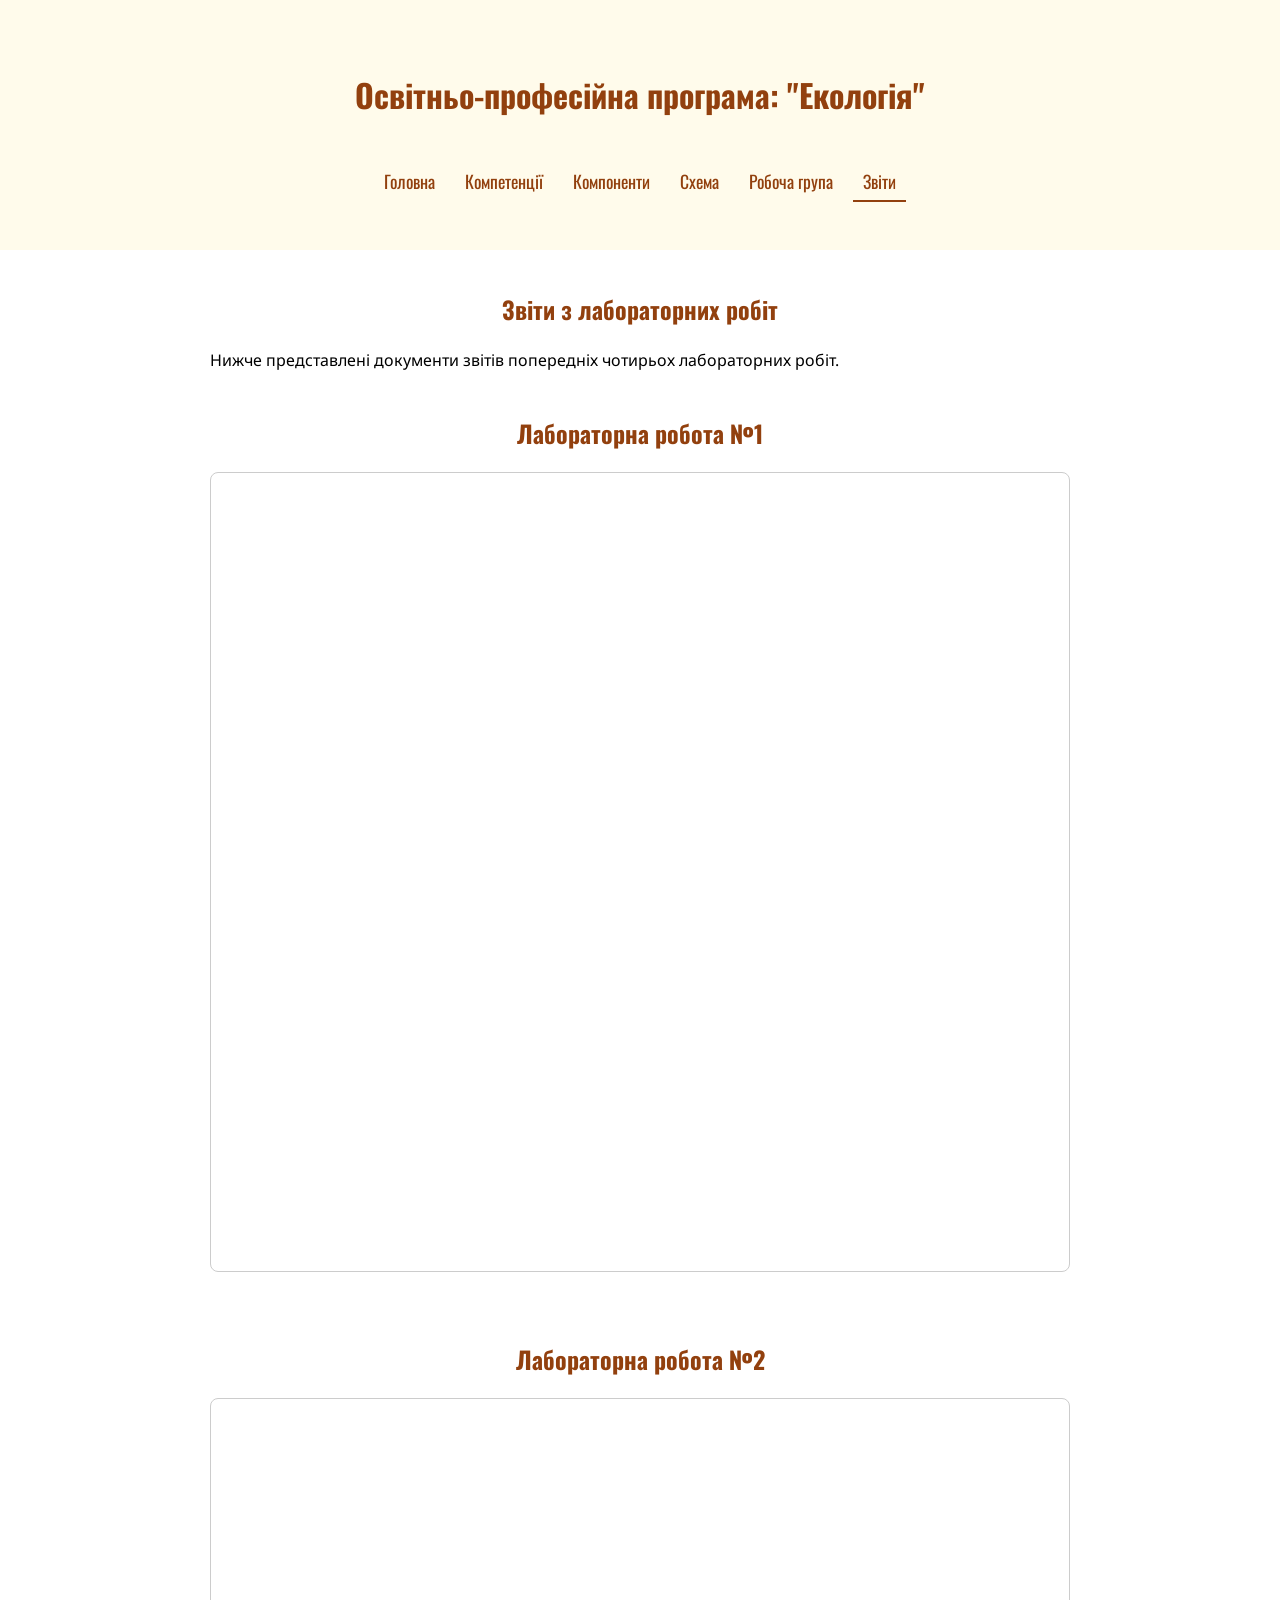
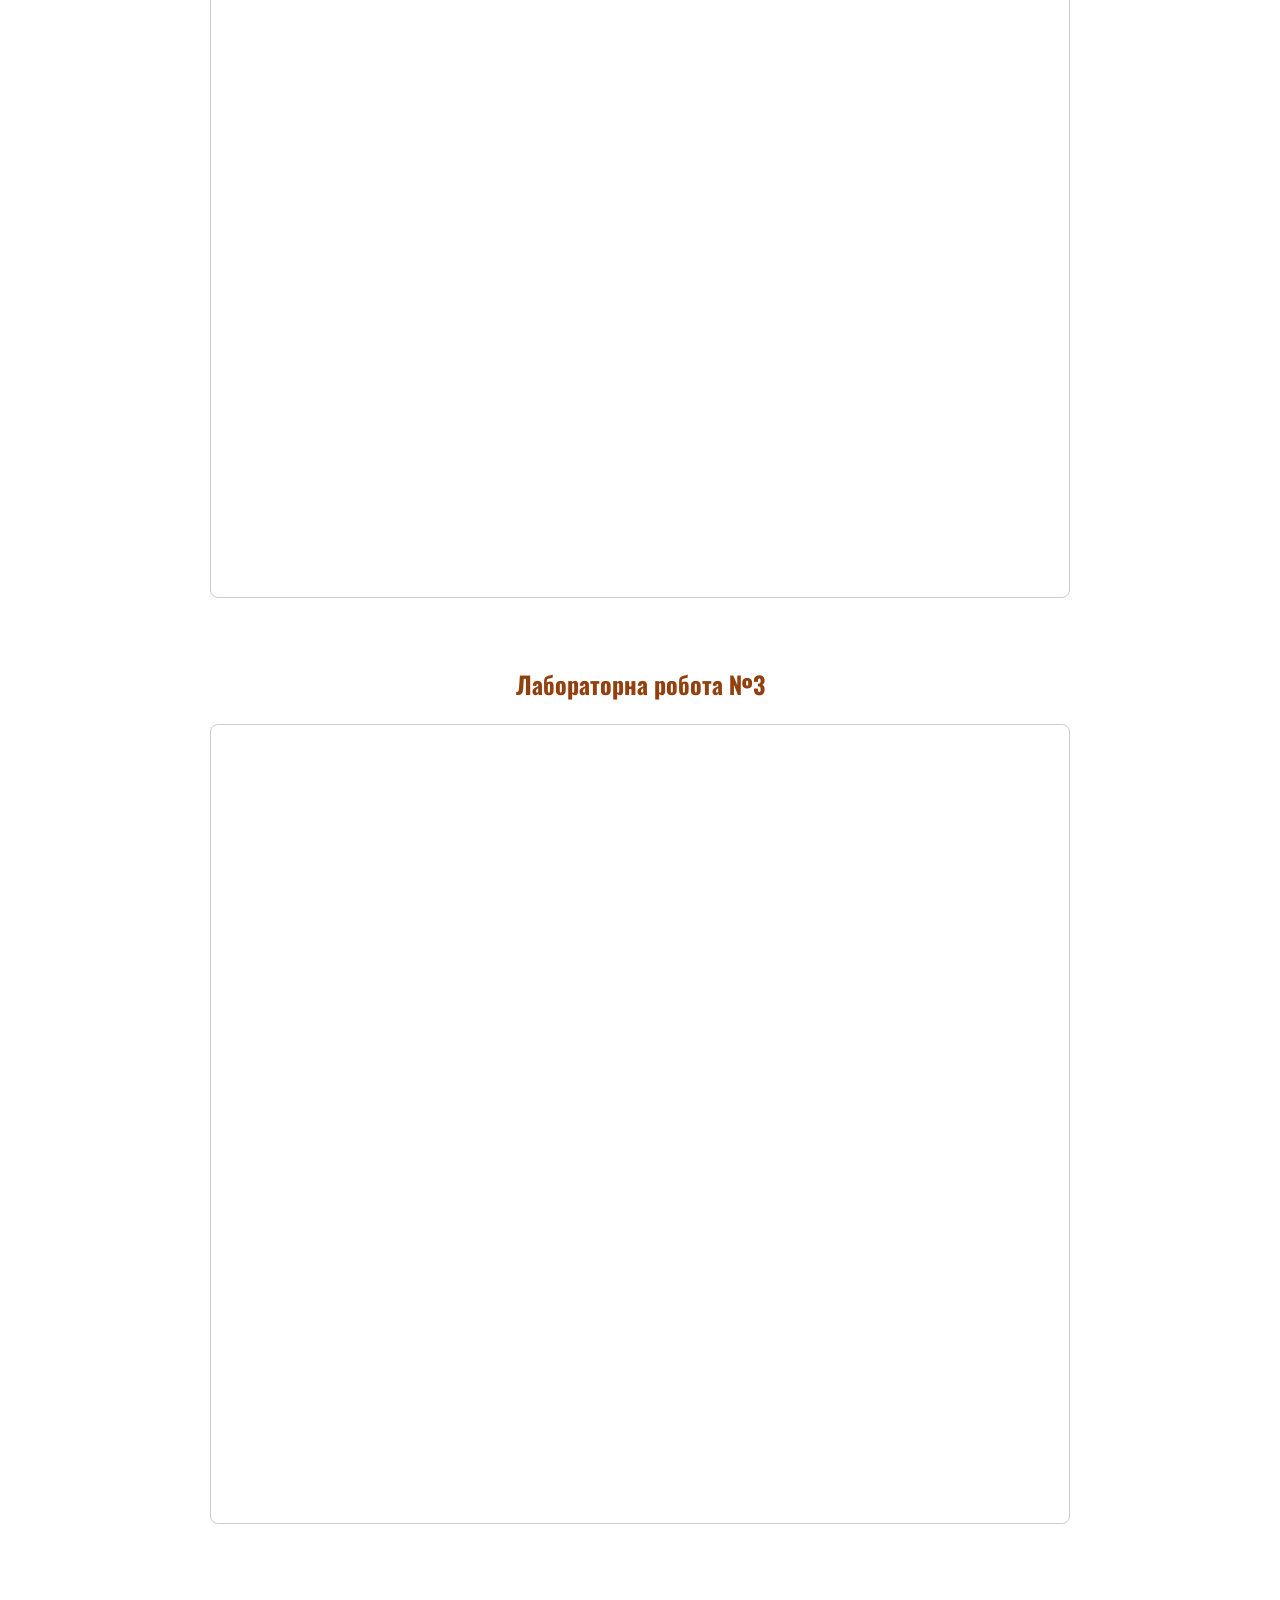
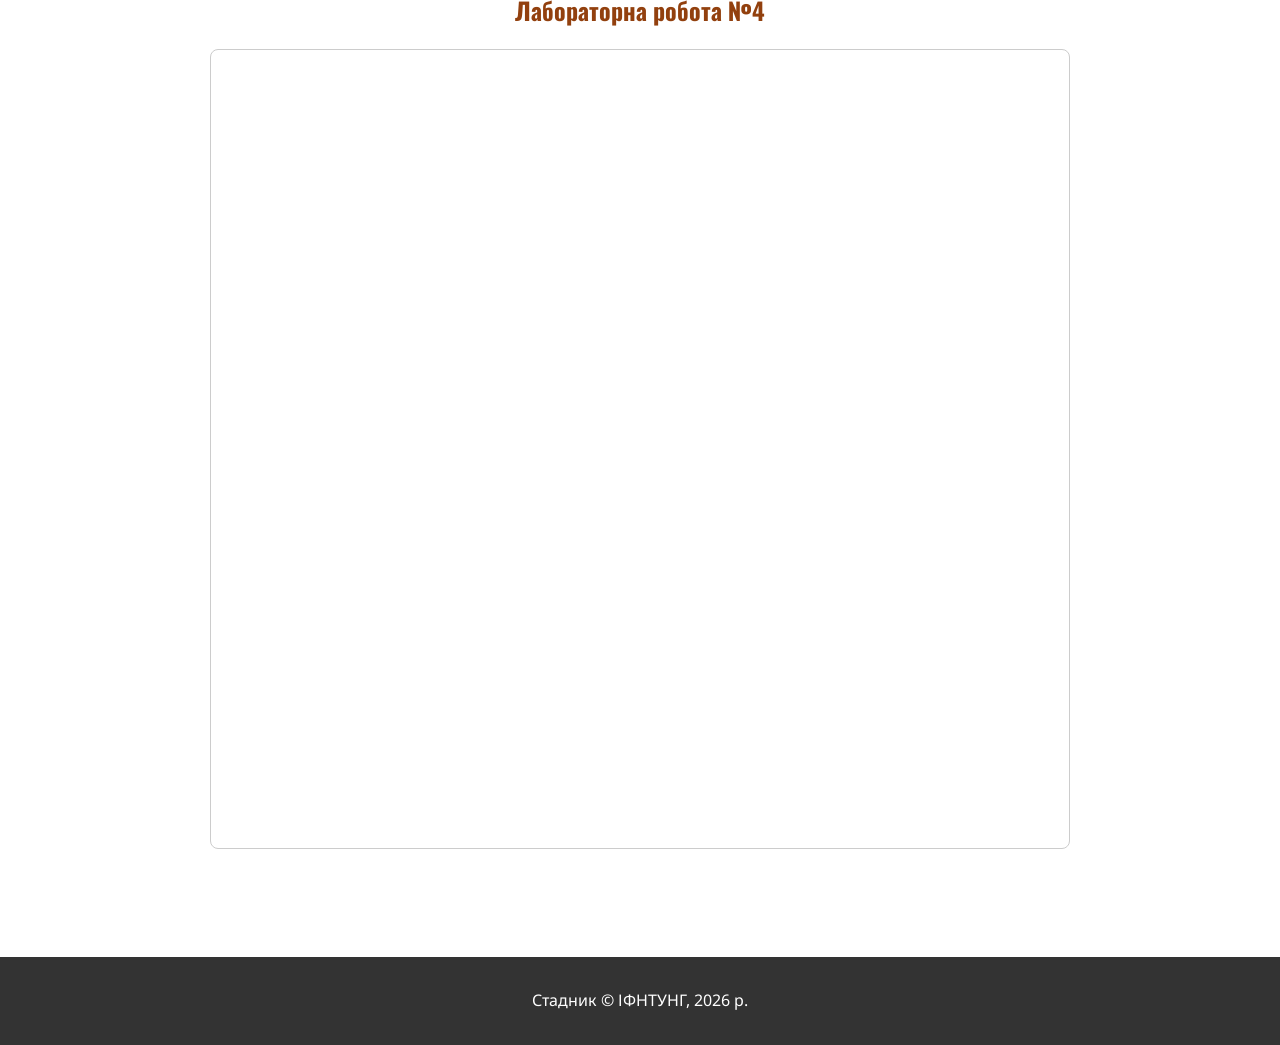
<file: reports.html>
<!DOCTYPE html>
<html lang="uk">
<head>
    <meta charset="UTF-8">
    <meta name="viewport" content="width=device-width, initial-scale=1.0">
    <title>Звіти - Екологія</title>
    <link rel="preconnect" href="https://fonts.googleapis.com">
    <link rel="preconnect" href="https://fonts.gstatic.com" crossorigin>
    <link href="https://fonts.googleapis.com/css2?family=Noto+Sans:wght@400;700&family=Oswald:wght@400;700&display=swap" rel="stylesheet">
    <link rel="stylesheet" href="style.css">
</head>
<body>
    <header>
        <h1>Освітньо-професійна програма: "Екологія"</h1>
        <nav class="main-menu">
            <ul>
                <li><a href="index.html">Головна</a></li>
                <li><a href="competencies.html">Компетенції</a></li>
                <li><a href="components.html">Компоненти</a></li>
                <li><a href="graph.html">Схема</a></li>
                <li><a href="team.html">Робоча група</a></li>
                <li><a href="reports.html" class="active">Звіти</a></li>
            </ul>
        </nav>
    </header>

    <main class="container">
        <h2>Звіти з лабораторних робіт</h2>
        <p>Нижче представлені документи звітів попередніх чотирьох лабораторних робіт.</p>

        <div class="media-section" style="margin-top: 40px; margin-bottom: 40px;">
            <h2>Лабораторна робота №1</h2>
            <iframe src="https://docs.google.com/document/d/e/2PACX-1vRyQrYFx2kMTJha100yzE0E7L-_IWfmj5w9vkUlgOYjFrgPZGF0Q5RZcgGSjwstXQ/pub?embedded=true" width="100%" height="800" style="border: 1px solid #ccc; border-radius: 8px; margin-bottom: 40px;"></iframe>

            <h2>Лабораторна робота №2</h2>
            <iframe src="https://docs.google.com/document/d/e/2PACX-1vQKLbabZ7vCvXE5L3XsZ_re-Chz8WSiDlXUtKMmThcCLFUkhmJe1HFTdd7hvzi-fA/pub?embedded=true" width="100%" height="800" style="border: 1px solid #ccc; border-radius: 8px; margin-bottom: 40px;"></iframe>

            <h2>Лабораторна робота №3</h2>
            <iframe src="https://docs.google.com/document/d/e/2PACX-1vQQmOR2wbhgv0BiZ0GV6ZLNeGuGUW6yM-xt0Nr4n5NG13DRE0o-JQDzxGaUVgQ0ig/pub?embedded=true" width="100%" height="800" style="border: 1px solid #ccc; border-radius: 8px; margin-bottom: 40px;"></iframe>

            <h2>Лабораторна робота №4</h2>
            <iframe src="https://docs.google.com/document/d/e/2PACX-1vSKTnKOBvCLPxFopaVg3UYakyNbNtO4jCuzab1OJc4vYOjCtRTpX1pfiaZ7Q47iFQ/pub?embedded=true" width="100%" height="800" style="border: 1px solid #ccc; border-radius: 8px; margin-bottom: 40px;"></iframe>
        </div>
    </main>

    <footer>
        <p>Стадник © ІФНТУНГ, 2026 р.</p>
    </footer>
</body>
</html>
</file>
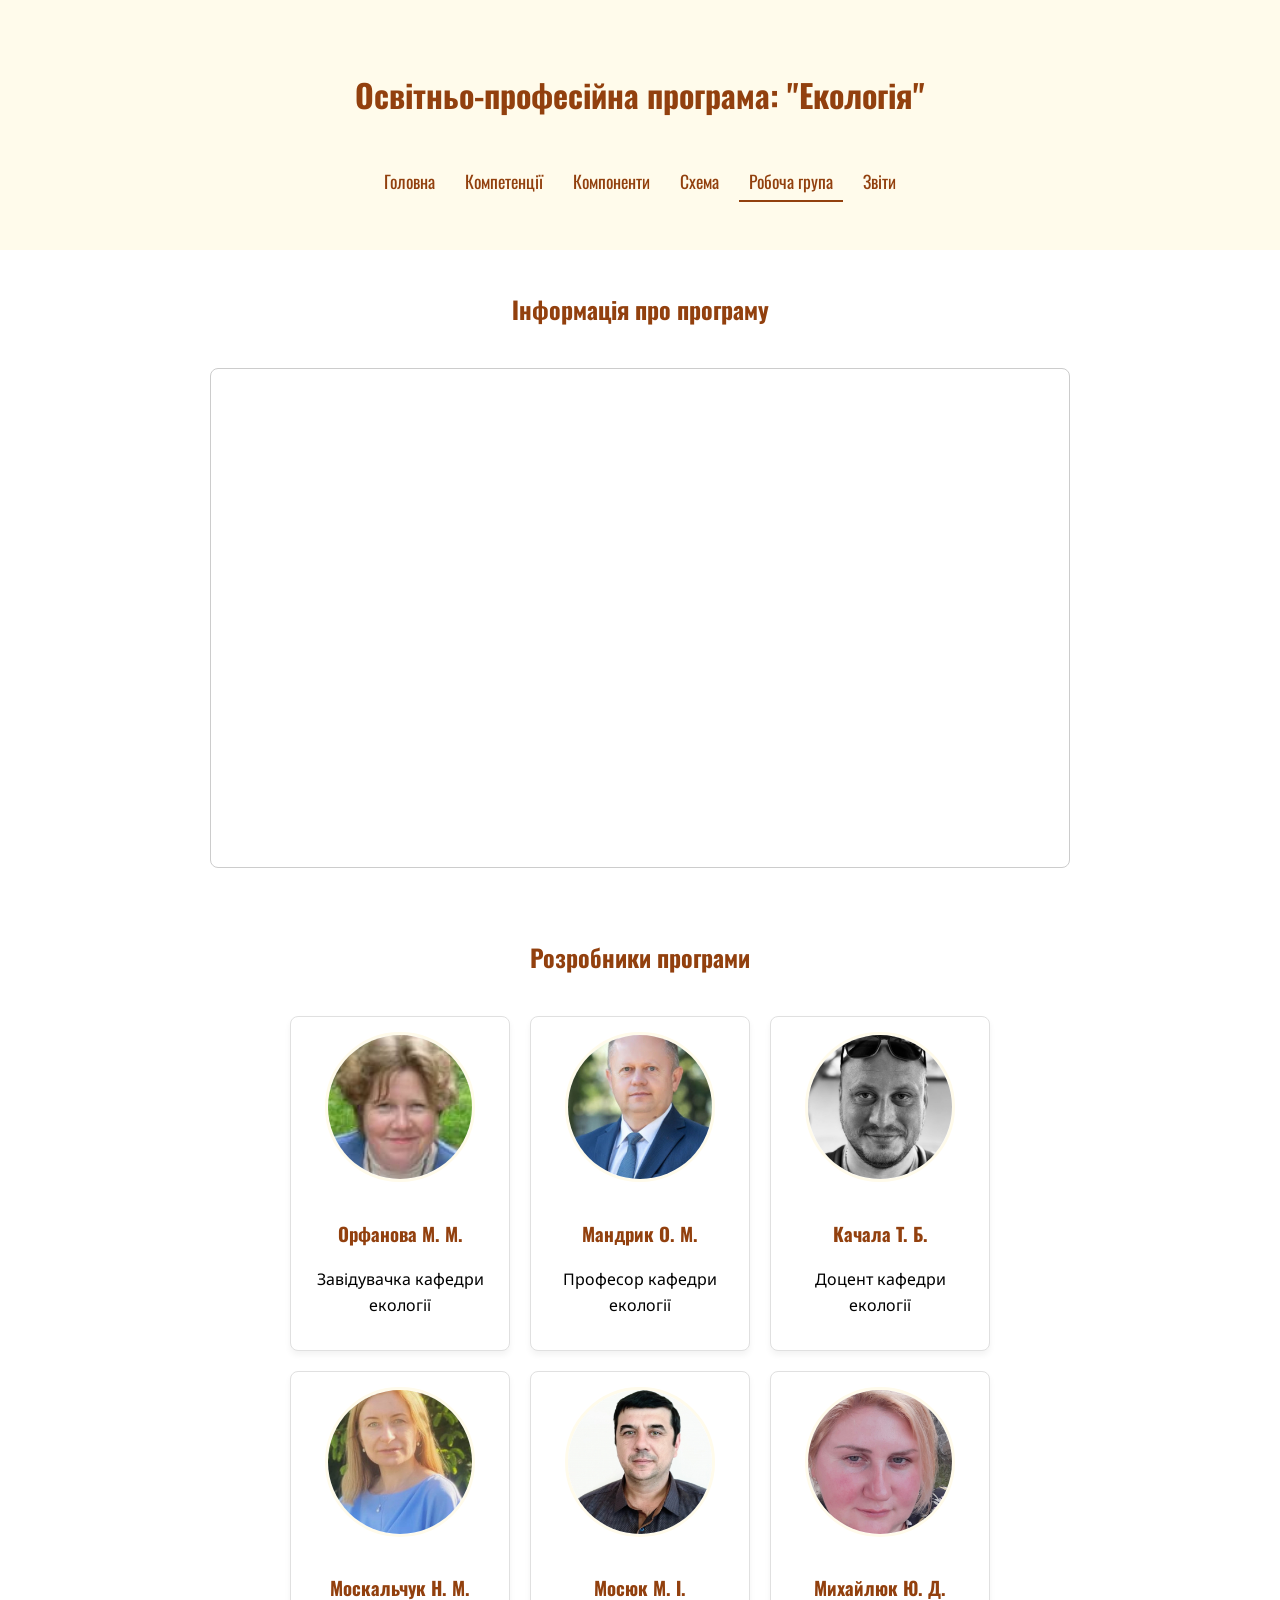
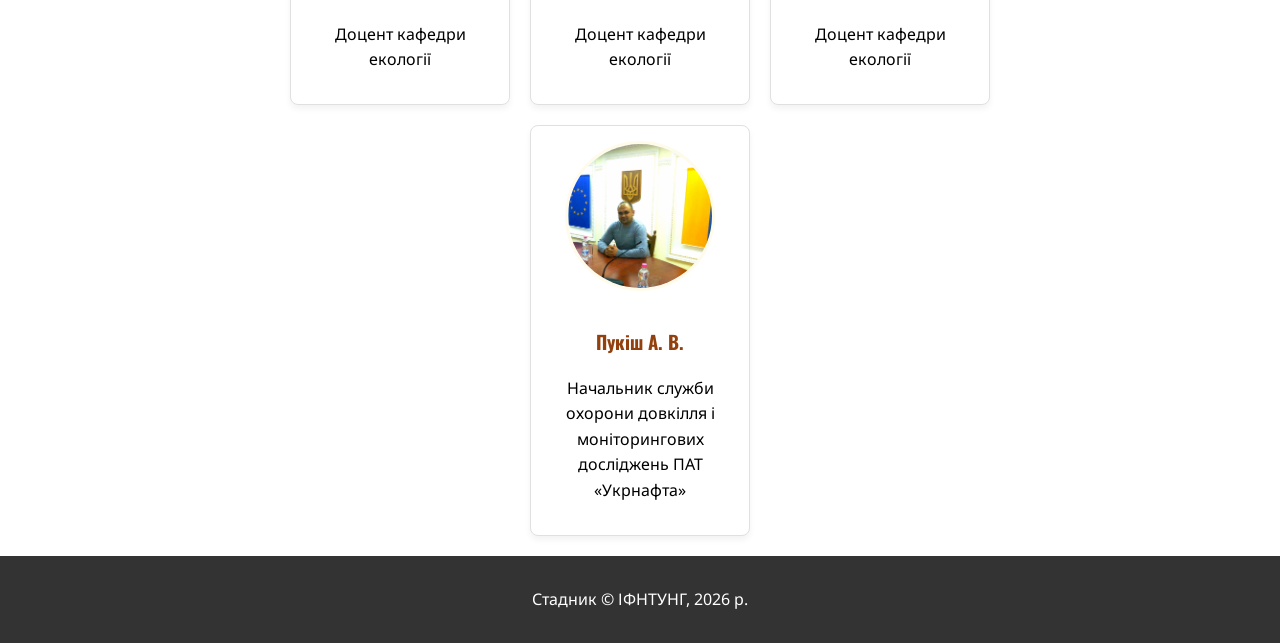
<file: team.html>
<!DOCTYPE html>
<html lang="uk">
<head>
    <meta charset="UTF-8">
    <meta name="viewport" content="width=device-width, initial-scale=1.0">
    <title>Робоча група - Екологія</title>
    <link rel="preconnect" href="https://fonts.googleapis.com">
    <link rel="preconnect" href="https://fonts.gstatic.com" crossorigin>
    <link href="https://fonts.googleapis.com/css2?family=Noto+Sans:wght@400;700&family=Oswald:wght@400;700&display=swap" rel="stylesheet">
    <link rel="stylesheet" href="style.css">
</head>
<body>
    <header>
        <h1>Освітньо-професійна програма: "Екологія"</h1>
        <nav class="main-menu">
            <ul>
                <li><a href="index.html">Головна</a></li>
                <li><a href="competencies.html">Компетенції</a></li>
                <li><a href="components.html">Компоненти</a></li>
                <li><a href="graph.html">Схема</a></li>
                <li><a href="team.html" class="active">Робоча група</a></li>
                <li><a href="reports.html">Звіти</a></li>
            </ul>
        </nav>
    </header>

    <main class="container team-section">
        <h2>Інформація про програму</h2>
        <iframe src="https://pinknoise.news/?p=752" width="100%" height="500" frameborder="0" style="border: 1px solid #ccc; border-radius: 8px; margin-bottom: 30px;"></iframe>

        <h2>Розробники програми</h2>
        
        <div class="team-member">
            <img src="orfanova_m.jpg" alt="Орфанова Марія Михайлівна">
            <h3>Орфанова М. М.</h3>
            <p>Завідувачка кафедри екології</p>
        </div>

        <div class="team-member">
            <img src="mandryk_o.jpg" alt="Мандрик Олег Миколайович">
            <h3>Мандрик О. М.</h3>
            <p>Професор кафедри екології</p>
        </div>

        <div class="team-member">
            <img src="kachala_t.jpg" alt="Качала Тарас Богданович">
            <h3>Качала Т. Б.</h3>
            <p>Доцент кафедри екології</p>
        </div>

        <div class="team-member">
            <img src="moskalchuk_n.jpg" alt="Москальчук Наталія Михайлівна">
            <h3>Москальчук Н. М.</h3>
            <p>Доцент кафедри екології</p>
        </div>

        <div class="team-member">
            <img src="mosiuk_m.jpg" alt="Мосюк Микола Іванович">
            <h3>Мосюк М. І.</h3>
            <p>Доцент кафедри екології</p>
        </div>

        <div class="team-member">
            <img src="mykhailiuk_y.jpg" alt="Михайлюк Юля Дмитрівна">
            <h3>Михайлюк Ю. Д.</h3>
            <p>Доцент кафедри екології</p>
        </div>

        <div class="team-member">
            <img src="pukish_a.jpg" alt="Пукіш Арсен Володиморович">
            <h3>Пукіш А. В.</h3>
            <p>Начальник служби охорони довкілля і моніторингових досліджень ПАТ «Укрнафта»</p>
        </div>
    </main>

    <footer>
        <p>Стадник © ІФНТУНГ, 2026 р.</p>
    </footer>
</body>
</html>
</file>
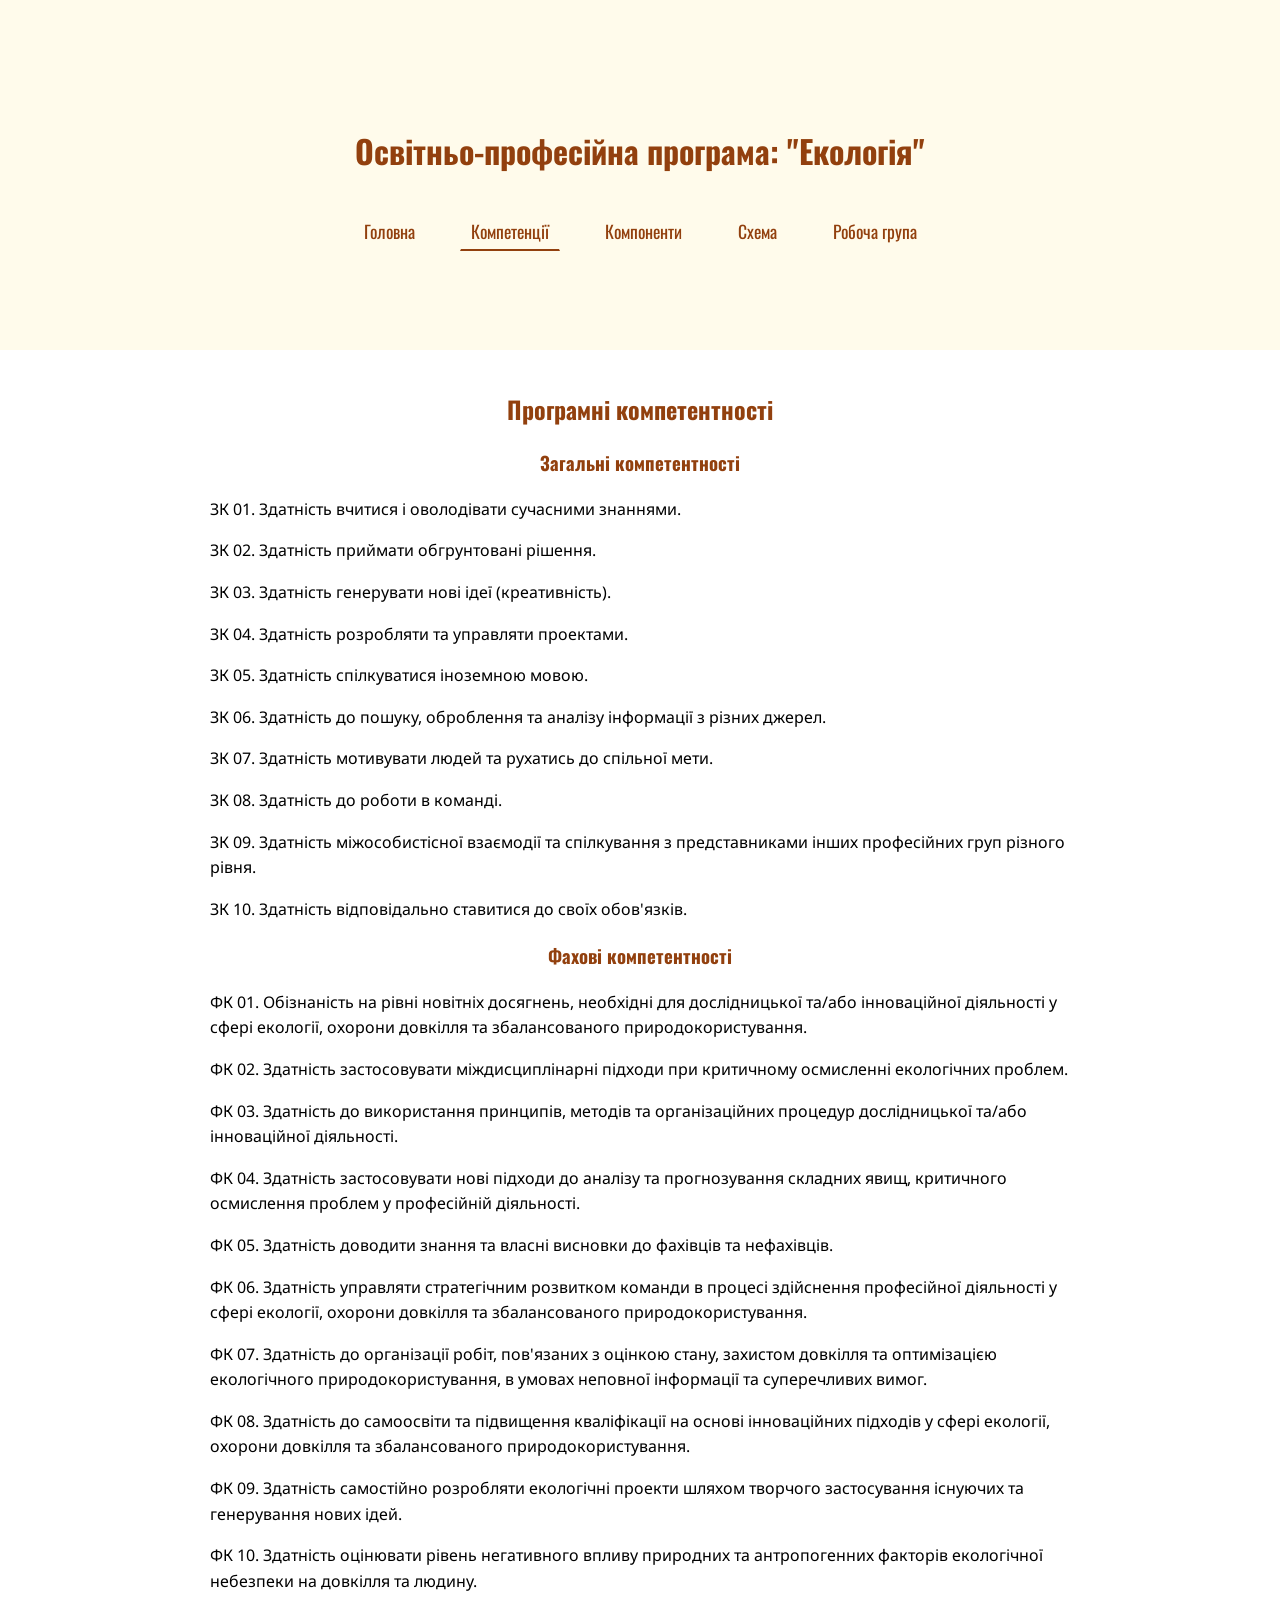
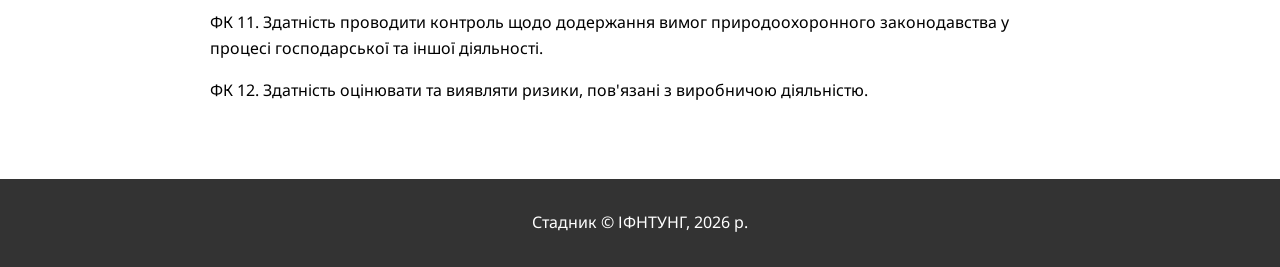
<file: lab_4/competencies.html>
<!DOCTYPE html>
<html lang="uk">
<head>
    <meta charset="UTF-8">
    <meta name="viewport" content="width=device-width, initial-scale=1.0">
    <title>Компетенції - Екологія</title>
    <link rel="preconnect" href="https://fonts.googleapis.com">
    <link rel="preconnect" href="https://fonts.gstatic.com" crossorigin>
    <link href="https://fonts.googleapis.com/css2?family=Noto+Sans:wght@400;700&family=Oswald:wght@400;700&display=swap" rel="stylesheet">
    <link rel="stylesheet" href="style.css">
</head>
<body>
    <header>
        <h1>Освітньо-професійна програма: "Екологія"</h1>
        <nav class="main-menu">
            <ul>
                <li><a href="index.html">Головна</a></li>
                <li><a href="competencies.html" class="active">Компетенції</a></li>
                <li><a href="components.html">Компоненти</a></li>
                <li><a href="graph.html">Схема</a></li>
                <li><a href="team.html">Робоча група</a></li>
            </ul>
        </nav>
    </header>

    <main class="container">
        <h2>Програмні компетентності</h2>
        
        <h3>Загальні компетентності</h3>
        <p>ЗК 01. Здатність вчитися і оволодівати сучасними знаннями.</p>
        <p>ЗК 02. Здатність приймати обгрунтовані рішення.</p>
        <p>ЗК 03. Здатність генерувати нові ідеї (креативність).</p>
        <p>ЗК 04. Здатність розробляти та управляти проектами.</p>
        <p>ЗК 05. Здатність спілкуватися іноземною мовою.</p>
        <p>ЗК 06. Здатність до пошуку, оброблення та аналізу інформації з різних джерел.</p>
        <p>ЗК 07. Здатність мотивувати людей та рухатись до спільної мети.</p>
        <p>ЗК 08. Здатність до роботи в команді.</p>
        <p>ЗК 09. Здатність міжособистісної взаємодії та спілкування з представниками інших професійних груп різного рівня.</p>
        <p>ЗК 10. Здатність відповідально ставитися до своїх обов'язків.</p>

        <h3>Фахові компетентності</h3>
        <p>ФК 01. Обізнаність на рівні новітніх досягнень, необхідні для дослідницької та/або інноваційної діяльності у сфері екології, охорони довкілля та збалансованого природокористування.</p>
        <p>ФК 02. Здатність застосовувати міждисциплінарні підходи при критичному осмисленні екологічних проблем.</p>
        <p>ФК 03. Здатність до використання принципів, методів та організаційних процедур дослідницької та/або інноваційної діяльності.</p>
        <p>ФК 04. Здатність застосовувати нові підходи до аналізу та прогнозування складних явищ, критичного осмислення проблем у професійній діяльності.</p>
        <p>ФК 05. Здатність доводити знання та власні висновки до фахівців та нефахівців.</p>
        <p>ФК 06. Здатність управляти стратегічним розвитком команди в процесі здійснення професійної діяльності у сфері екології, охорони довкілля та збалансованого природокористування.</p>
        <p>ФК 07. Здатність до організації робіт, пов'язаних з оцінкою стану, захистом довкілля та оптимізацією екологічного природокористування, в умовах неповної інформації та суперечливих вимог.</p>
        <p>ФК 08. Здатність до самоосвіти та підвищення кваліфікації на основі інноваційних підходів у сфері екології, охорони довкілля та збалансованого природокористування.</p>
        <p>ФК 09. Здатність самостійно розробляти екологічні проекти шляхом творчого застосування існуючих та генерування нових ідей.</p>
        <p>ФК 10. Здатність оцінювати рівень негативного впливу природних та антропогенних факторів екологічної небезпеки на довкілля та людину.</p>
        <p>ФК 11. Здатність проводити контроль щодо додержання вимог природоохоронного законодавства у процесі господарської та іншої діяльності.</p>
        <p>ФК 12. Здатність оцінювати та виявляти ризики, пов'язані з виробничою діяльністю.</p>
    </main>

    <footer>
        <p>Стадник © ІФНТУНГ, 2026 р.</p>
    </footer>
</body>
</html>
</file>
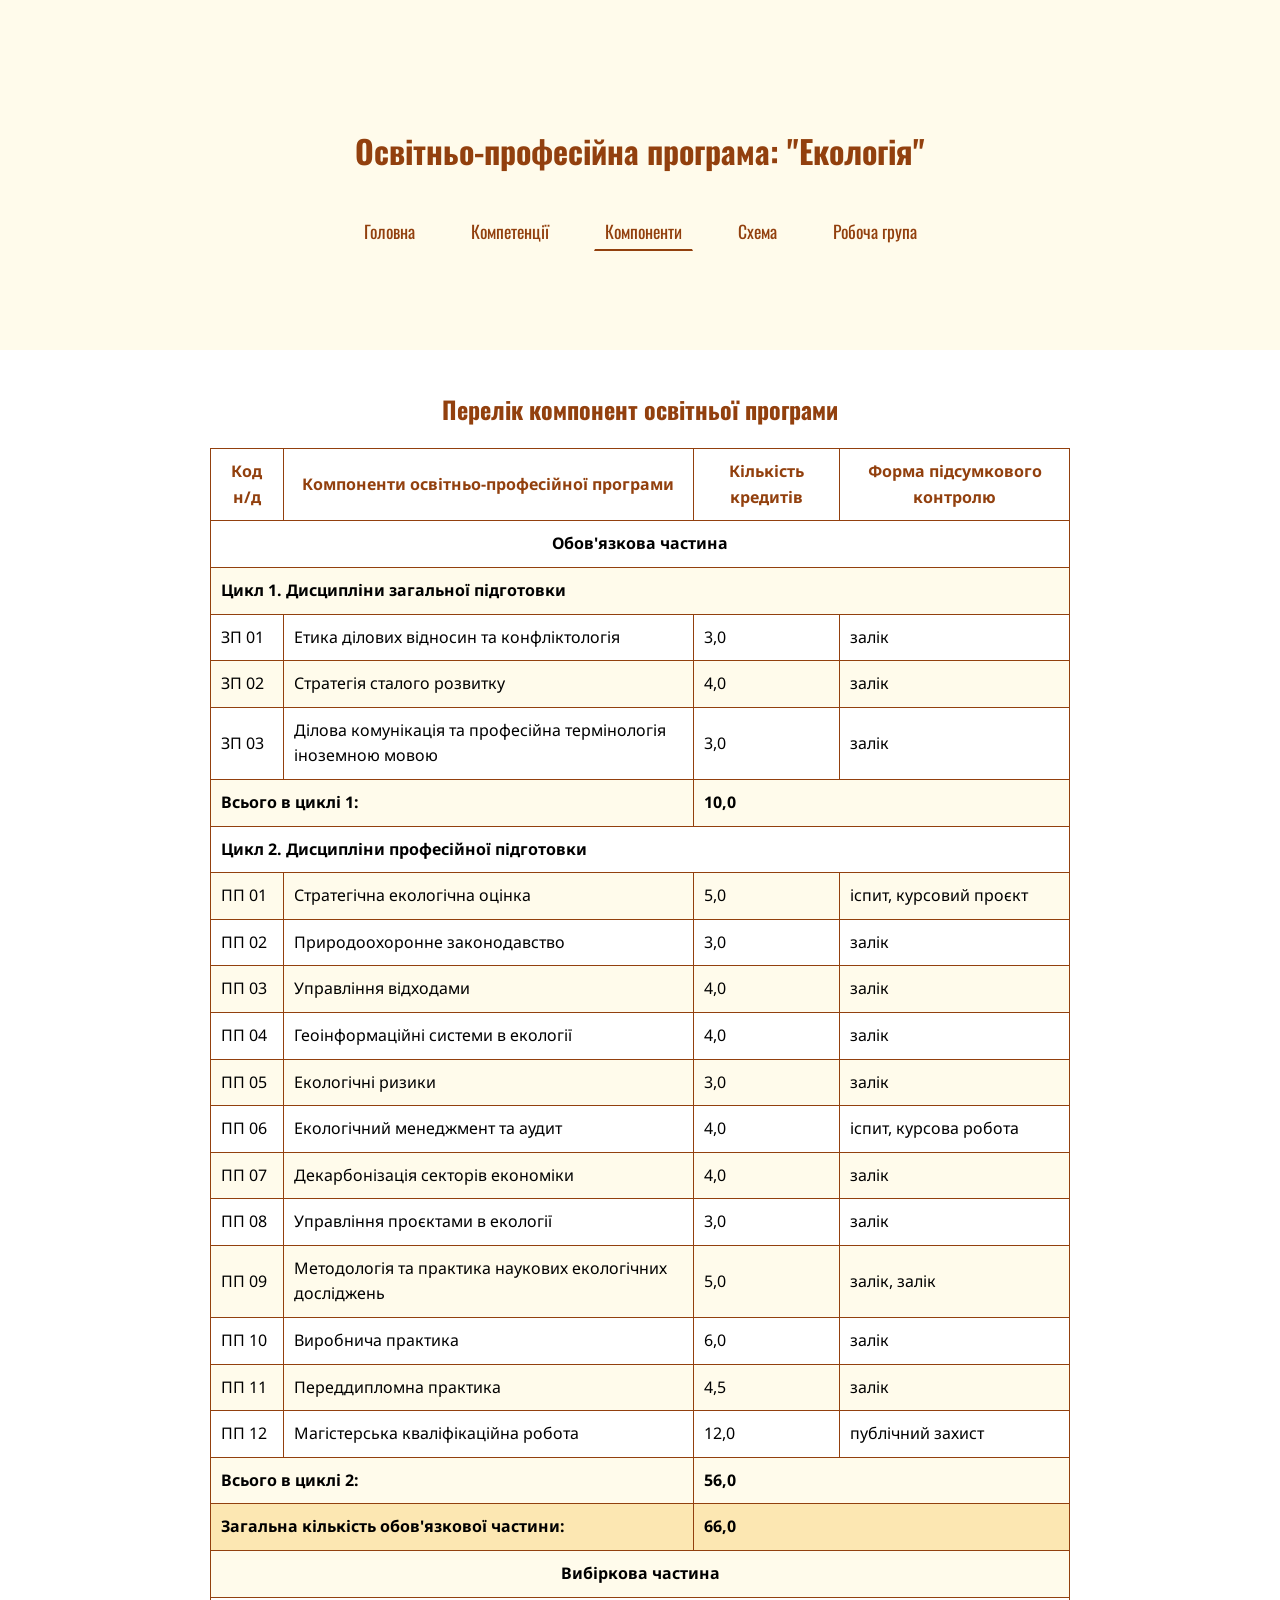
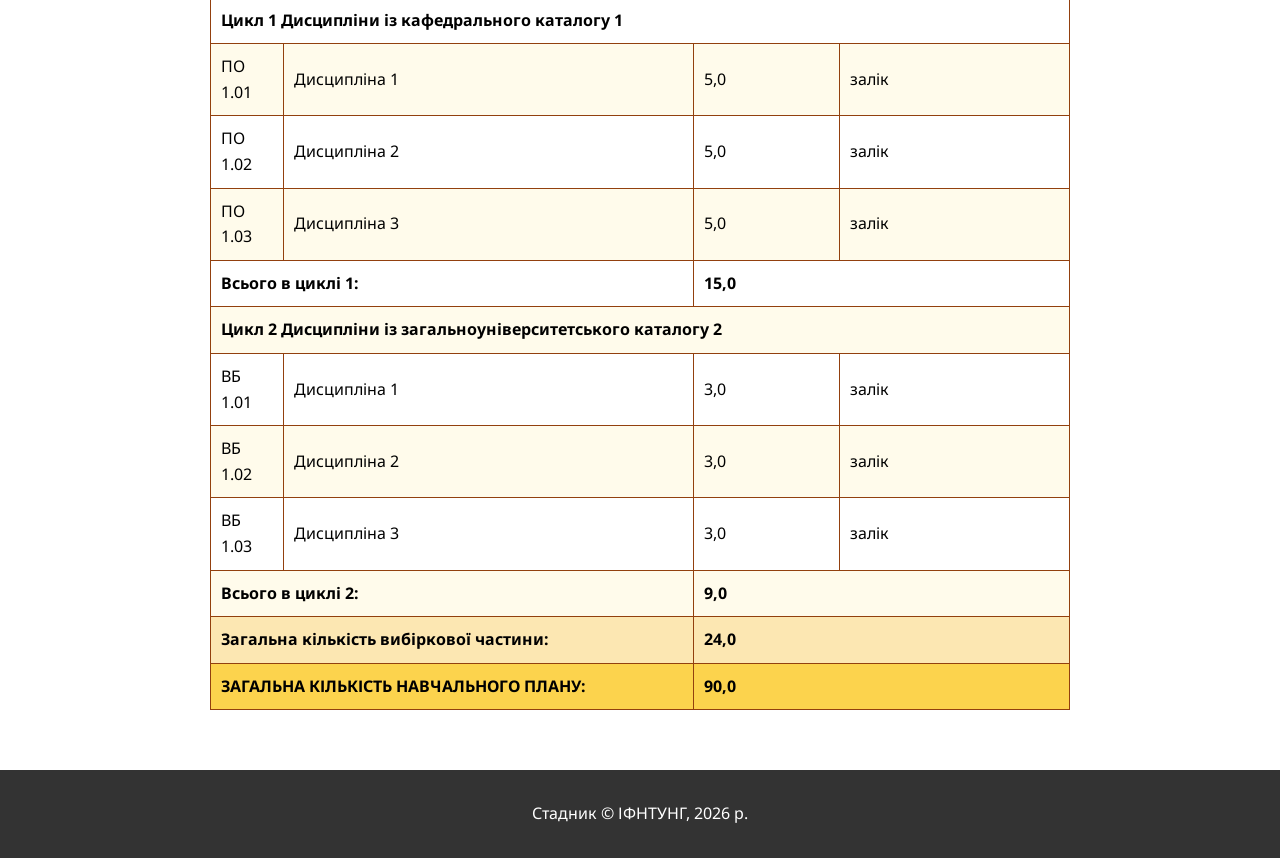
<file: lab_4/components.html>
<!DOCTYPE html>
<html lang="uk">
<head>
    <meta charset="UTF-8">
    <meta name="viewport" content="width=device-width, initial-scale=1.0">
    <title>Компоненти - Екологія</title>
    <link rel="preconnect" href="https://fonts.googleapis.com">
    <link rel="preconnect" href="https://fonts.gstatic.com" crossorigin>
    <link href="https://fonts.googleapis.com/css2?family=Noto+Sans:wght@400;700&family=Oswald:wght@400;700&display=swap" rel="stylesheet">
    <link rel="stylesheet" href="style.css">
</head>
<body>
    <header>
        <h1>Освітньо-професійна програма: "Екологія"</h1>
        <nav class="main-menu">
            <ul>
                <li><a href="index.html">Головна</a></li>
                <li><a href="competencies.html">Компетенції</a></li>
                <li><a href="components.html" class="active">Компоненти</a></li>
                <li><a href="graph.html">Схема</a></li>
                <li><a href="team.html">Робоча група</a></li>
            </ul>
        </nav>
    </header>

    <main class="container">
        <h2>Перелік компонент освітньої програми</h2>
        <table>
            <thead>
                <tr>
                    <th><b>Код н/д</b></th>
                    <th><b>Компоненти освітньо-професійної програми</b></th>
                    <th><b>Кількість кредитів</b></th>
                    <th><b>Форма підсумкового контролю</b></th>
                </tr>
            </thead>
            <tbody>
                <tr>
                    <td colspan="4" style="text-align: center;"><b>Обов'язкова частина</b></td>
                </tr>
                <tr>
                    <td colspan="4"><b>Цикл 1. Дисципліни загальної підготовки</b></td>
                </tr>
                <tr>
                    <td>ЗП 01</td>
                    <td>Етика ділових відносин та конфліктологія</td>
                    <td>3,0</td>
                    <td>залік</td>
                </tr>
                <tr>
                    <td>ЗП 02</td>
                    <td>Стратегія сталого розвитку</td>
                    <td>4,0</td>
                    <td>залік</td>
                </tr>
                <tr>
                    <td>ЗП 03</td>
                    <td>Ділова комунікація та професійна термінологія іноземною мовою</td>
                    <td>3,0</td>
                    <td>залік</td>
                </tr>
                <tr>
                    <td colspan="2"><b>Всього в циклі 1:</b></td>
                    <td colspan="2"><b>10,0</b></td>
                </tr>
                <tr>
                    <td colspan="4"><b>Цикл 2. Дисципліни професійної підготовки</b></td>
                </tr>
                <tr>
                    <td>ПП 01</td>
                    <td>Стратегічна екологічна оцінка</td>
                    <td>5,0</td>
                    <td>іспит, курсовий проєкт</td>
                </tr>
                <tr>
                    <td>ПП 02</td>
                    <td>Природоохоронне законодавство</td>
                    <td>3,0</td>
                    <td>залік</td>
                </tr>
                <tr>
                    <td>ПП 03</td>
                    <td>Управління відходами</td>
                    <td>4,0</td>
                    <td>залік</td>
                </tr>
                <tr>
                    <td>ПП 04</td>
                    <td>Геоінформаційні системи в екології</td>
                    <td>4,0</td>
                    <td>залік</td>
                </tr>
                <tr>
                    <td>ПП 05</td>
                    <td>Екологічні ризики</td>
                    <td>3,0</td>
                    <td>залік</td>
                </tr>
                <tr>
                    <td>ПП 06</td>
                    <td>Екологічний менеджмент та аудит</td>
                    <td>4,0</td>
                    <td>іспит, курсова робота</td>
                </tr>
                <tr>
                    <td>ПП 07</td>
                    <td>Декарбонізація секторів економіки</td>
                    <td>4,0</td>
                    <td>залік</td>
                </tr>
                <tr>
                    <td>ПП 08</td>
                    <td>Управління проєктами в екології</td>
                    <td>3,0</td>
                    <td>залік</td>
                </tr>
                <tr>
                    <td>ПП 09</td>
                    <td>Методологія та практика наукових екологічних досліджень</td>
                    <td>5,0</td>
                    <td>залік, залік</td>
                </tr>
                <tr>
                    <td>ПП 10</td>
                    <td>Виробнича практика</td>
                    <td>6,0</td>
                    <td>залік</td>
                </tr>
                <tr>
                    <td>ПП 11</td>
                    <td>Переддипломна практика</td>
                    <td>4,5</td>
                    <td>залік</td>
                </tr>
                <tr>
                    <td>ПП 12</td>
                    <td>Магістерська кваліфікаційна робота</td>
                    <td>12,0</td>
                    <td>публічний захист</td>
                </tr>
                <tr>
                    <td colspan="2"><b>Всього в циклі 2:</b></td>
                    <td colspan="2"><b>56,0</b></td>
                </tr>
                <tr style="background-color: #fce7b2;">
                    <td colspan="2"><b>Загальна кількість обов'язкової частини:</b></td>
                    <td colspan="2"><b>66,0</b></td>
                </tr>
                <tr>
                    <td colspan="4" style="text-align: center;"><b>Вибіркова частина</b></td>
                </tr>
                <tr>
                    <td colspan="4"><b>Цикл 1 Дисципліни із кафедрального каталогу 1</b></td>
                </tr>
                <tr>
                    <td>ПО 1.01</td>
                    <td>Дисципліна 1</td>
                    <td>5,0</td>
                    <td>залік</td>
                </tr>
                <tr>
                    <td>ПО 1.02</td>
                    <td>Дисципліна 2</td>
                    <td>5,0</td>
                    <td>залік</td>
                </tr>
                <tr>
                    <td>ПО 1.03</td>
                    <td>Дисципліна 3</td>
                    <td>5,0</td>
                    <td>залік</td>
                </tr>
                <tr>
                    <td colspan="2"><b>Всього в циклі 1:</b></td>
                    <td colspan="2"><b>15,0</b></td>
                </tr>
                <tr>
                    <td colspan="4"><b>Цикл 2 Дисципліни із загальноуніверситетського каталогу 2</b></td>
                </tr>
                <tr>
                    <td>ВБ 1.01</td>
                    <td>Дисципліна 1</td>
                    <td>3,0</td>
                    <td>залік</td>
                </tr>
                <tr>
                    <td>ВБ 1.02</td>
                    <td>Дисципліна 2</td>
                    <td>3,0</td>
                    <td>залік</td>
                </tr>
                <tr>
                    <td>ВБ 1.03</td>
                    <td>Дисципліна 3</td>
                    <td>3,0</td>
                    <td>залік</td>
                </tr>
                <tr>
                    <td colspan="2"><b>Всього в циклі 2:</b></td>
                    <td colspan="2"><b>9,0</b></td>
                </tr>
                <tr style="background-color: #fce7b2;">
                    <td colspan="2"><b>Загальна кількість вибіркової частини:</b></td>
                    <td colspan="2"><b>24,0</b></td>
                </tr>
                <tr style="background-color: #fcd34d;">
                    <td colspan="2"><b>ЗАГАЛЬНА КІЛЬКІСТЬ НАВЧАЛЬНОГО ПЛАНУ:</b></td>
                    <td colspan="2"><b>90,0</b></td>
                </tr>
            </tbody>
        </table>
    </main>

    <footer>
        <p>Стадник © ІФНТУНГ, 2026 р.</p>
    </footer>
</body>
</html>
</file>
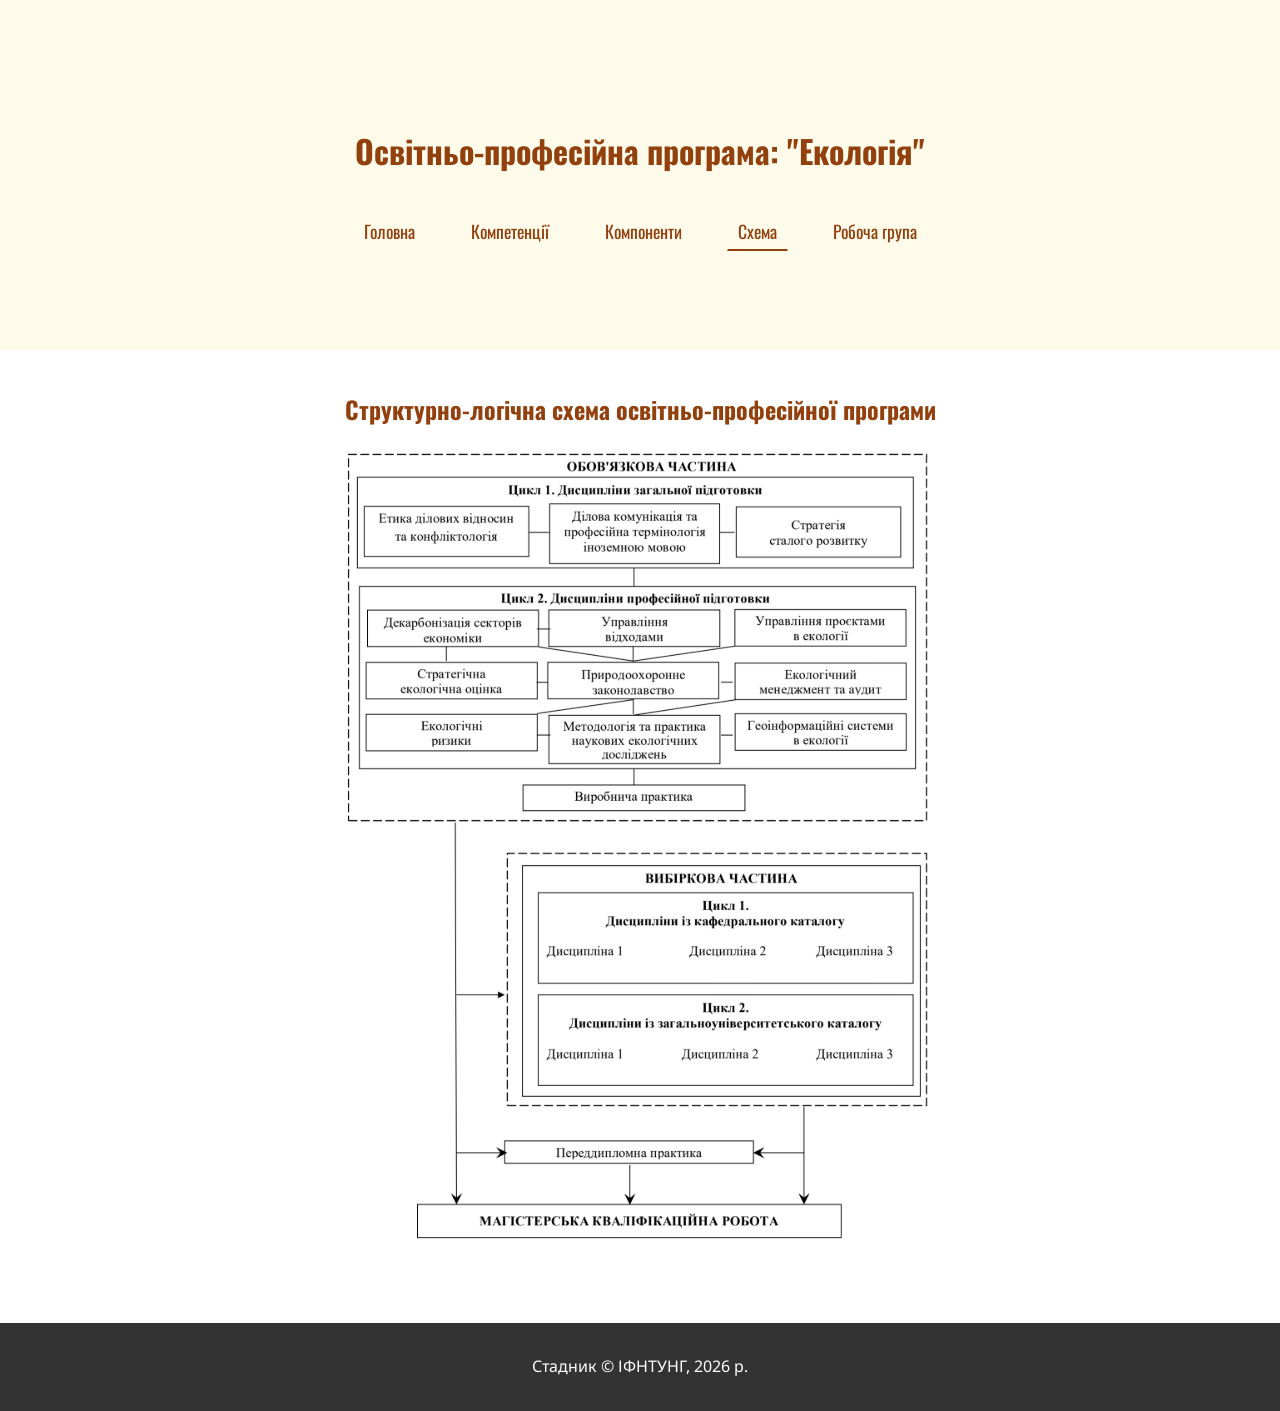
<file: lab_4/graph.html>
<!DOCTYPE html>
<html lang="uk">
<head>
    <meta charset="UTF-8">
    <meta name="viewport" content="width=device-width, initial-scale=1.0">
    <title>Схема - Екологія</title>
    <link rel="preconnect" href="https://fonts.googleapis.com">
    <link rel="preconnect" href="https://fonts.gstatic.com" crossorigin>
    <link href="https://fonts.googleapis.com/css2?family=Noto+Sans:wght@400;700&family=Oswald:wght@400;700&display=swap" rel="stylesheet">
    <link rel="stylesheet" href="style.css">
</head>
<body>
    <header>
        <h1>Освітньо-професійна програма: "Екологія"</h1>
        <nav class="main-menu">
            <ul>
                <li><a href="index.html">Головна</a></li>
                <li><a href="competencies.html">Компетенції</a></li>
                <li><a href="components.html">Компоненти</a></li>
                <li><a href="graph.html" class="active">Схема</a></li>
                <li><a href="team.html">Робоча група</a></li>
            </ul>
        </nav>
    </header>

    <main class="container">
        <h2>Структурно-логічна схема освітньо-професійної програми</h2>
        <img src="schema.png" alt="Структурно-логічна схема" class="centered-img">
    </main>

    <footer>
        <p>Стадник © ІФНТУНГ, 2026 р.</p>
    </footer>
</body>
</html>
</file>
<file: style.css>
* {
    box-sizing: border-box;
}

body {
    font-family: 'Noto Sans', sans-serif;
    line-height: 1.6;
    margin: 0;
    padding: 0;
    display: flex;
    flex-direction: column;
    min-height: 100vh;
    overflow-x: hidden;
}

h1, h2, h3, h4, h5, h6 {
    font-family: 'Oswald', sans-serif;
    color: #92400E;
    text-align: center;
    padding: 0 10px;
}

header {
    background-color: #FFFBEB;
    min-height: 250px;
    display: flex;
    flex-direction: column;
    justify-content: center;
    align-items: center;
    text-align: center;
    padding: 20px;
}

.subtitle {
    text-align: center;
    font-size: 1.1em;
    margin: 5px 0;
    padding: 0 15px;
}

.main-menu {
    margin-top: 20px;
    width: 100%;
}

.main-menu ul {
    list-style-type: none;
    padding: 0;
    margin: 0;
    display: flex;
    flex-wrap: wrap;
    justify-content: center;
    gap: 10px;
}

.main-menu li {
    margin: 0;
}

.main-menu a {
    text-decoration: none;
    color: #92400E;
    font-family: 'Oswald', sans-serif;
    font-size: 1.1em;
    padding: 5px 10px;
    border-bottom: 2px solid transparent;
    transition: all 0.3s ease;
    display: block;
}

.main-menu a:hover, .main-menu a.active {
    border-bottom: 2px solid #92400E;
}

.container {
    max-width: 900px;
    margin: 0 auto;
    padding: 20px;
    flex: 1;
    width: 100%;
}

table {
    margin: 20px auto;
    border-collapse: collapse;
    width: 100%;
    font-size: 0.9em;
}

table, th, td {
    border: 1px solid #92400E;
}

th, td {
    padding: 10px;
    text-align: left;
}

tr:nth-child(even) {
    background-color: #FFFBEB;
}

.centered-img {
    display: block;
    margin: 20px auto;
    max-width: 100%;
    height: auto;
}

iframe {
    max-width: 100%;
}

.team-section {
    display: flex;
    flex-wrap: wrap;
    justify-content: center;
    gap: 20px;
    padding: 20px;
}

.team-section h2, 
.team-section iframe {
    flex: 0 0 100%;
    width: 100%;
}

.team-member {
    flex: 0 1 220px;
    text-align: center;
    border: 1px solid #e0e0e0;
    padding: 15px;
    border-radius: 8px;
    box-shadow: 0 4px 6px rgba(0,0,0,0.05);
    background-color: #fff;
}

.team-member img {
    width: 150px;
    height: 150px;
    object-fit: cover;
    border-radius: 50%;
    margin-bottom: 10px;
    border: 3px solid #FFFBEB;
}

.form-container {
    max-width: 500px;
    margin: 40px auto;
    padding: 20px;
    background-color: #FFFBEB;
    border: 1px solid #92400E;
    border-radius: 10px;
}

.form-group {
    margin-bottom: 15px;
}

.form-group input, .form-group select, .form-group textarea {
    width: 100%;
    padding: 10px;
    border: 1px solid #ccc;
    border-radius: 5px;
}

.submit-btn {
    width: 100%;
    padding: 12px;
    background-color: #92400E;
    color: #fff;
    border: none;
    cursor: pointer;
    font-family: 'Oswald', sans-serif;
}

footer {
    background-color: #333;
    color: #fff;
    text-align: center;
    padding: 15px;
}

@media screen and (max-width: 375px) {
    header h1 {
        font-size: 1.5rem;
    }

    .main-menu ul {
        flex-direction: column;
        align-items: center;
        gap: 5px;
    }

    .main-menu a {
        width: 100%;
        text-align: center;
        padding: 10px;
        background-color: #fef3c7;
    }

    .team-member {
        flex: 0 1 100%;
        margin: 0;
    }

    .container {
        padding: 10px;
    }

    table {
        display: block;
        overflow-x: auto;
        white-space: nowrap;
    }

    iframe {
        height: 300px !important;
    }

    .form-container {
        margin: 20px 5px;
        padding: 15px;
    }
}
</file>
<file: lab_4/style.css>
body {
    font-family: 'Noto Sans', sans-serif;
    line-height: 1.6;
    margin: 0;
    padding: 0;
    display: flex;
    flex-direction: column;
    min-height: 100vh;
}

h1, h2, h3, h4, h5, h6 {
    font-family: 'Oswald', sans-serif;
    color: #92400E;
    text-align: center;
}


header {
    background-color: #FFFBEB;
    height: 350px;
    display: flex;
    flex-direction: column;
    justify-content: center;
    align-items: center;
    text-align: center;
    padding: 0 20px;
}

.subtitle {
    text-align: center;
    font-size: 1.2em;
    margin: 5px 0;
}


.main-menu {
    margin-top: 20px;
}

.main-menu ul {
    list-style-type: none;
    padding: 0;
    margin: 0;
}

.main-menu li {
    display: inline-block;
    margin: 0 15px;
}

.main-menu a {
    text-decoration: none;
    color: #92400E;
    font-family: 'Oswald', sans-serif;
    font-size: 1.1em;
    padding: 5px 10px;
    border: 1px solid transparent;
    transition: all 0.3s ease;
}

.main-menu a:hover, .main-menu a.active {
    border-bottom: 2px solid #92400E;
}


.container {
    max-width: 900px;
    margin: 0 auto;
    padding: 20px;
    flex: 1;
    width: 100%;
    box-sizing: border-box;
}

ul:not(.main-menu ul), ol {
    padding-left: 20px;
}

table {
    margin: 0 auto;
    border-collapse: collapse;
    width: 100%;
}

table, th, td {
    border: 1px solid #92400E;
}

th, td {
    padding: 10px;
    text-align: left;
}

th {
    text-align: center;
    color: #92400E;
}

tr:nth-child(even) {
    background-color: #FFFBEB;
}

.centered-img {
    display: block;
    margin: 20px auto;
    max-width: 100%;
    height: auto;
}

footer {
    background-color: #333;
    color: #fff;
    text-align: center;
    padding: 15px;
    margin-top: 40px;
}

.team-section {
    text-align: center;
}

.team-member {
    display: inline-block;
    width: 220px;
    margin: 15px;
    vertical-align: top;
    text-align: center;
    border: 1px solid #e0e0e0;
    padding: 15px;
    border-radius: 8px;
    box-shadow: 0 4px 6px rgba(0,0,0,0.05);
    background-color: #fff;
}

.team-member img {
    width: 150px;
    height: 150px;
    object-fit: cover;
    border-radius: 50%;
    margin-bottom: 10px;
    border: 3px solid #FFFBEB;
}

.team-member h3 {
    font-size: 1.1em;
    margin: 10px 0 5px;
    color: #333;
}

.team-member p {
    font-size: 0.9em;
    color: #666;
    margin: 0;
}

.form-container {
    max-width: 500px;
    margin: 40px auto;
    padding: 30px;
    background-color: #FFFBEB;
    border: 1px solid #92400E;
    border-radius: 10px;
    box-shadow: 0 4px 8px rgba(0,0,0,0.1);
}

.form-group {
    margin-bottom: 20px;
}

.form-group label {
    display: block;
    margin-bottom: 8px;
    font-weight: bold;
    color: #333;
}

.form-group input, 
.form-group select, 
.form-group textarea {
    width: 100%;
    padding: 10px;
    border: 1px solid #ccc;
    border-radius: 5px;
    box-sizing: border-box;
    font-family: inherit;
}

.form-group input:focus, 
.form-group select:focus, 
.form-group textarea:focus {
    outline: none;
    border-color: #92400E;
}

.submit-btn {
    display: block;
    width: 100%;
    padding: 12px;
    background-color: #92400E;
    color: #fff;
    border: none;
    border-radius: 5px;
    font-size: 1.1em;
    cursor: pointer;
    font-family: 'Oswald', sans-serif;
    transition: background-color 0.3s;
}

.submit-btn:hover {
    background-color: #7a350c;
}

@media (max-width: 768px) {
    header {
        height: auto;
        padding: 30px 15px;
    }

    .main-menu li {
        display: block;
        margin: 10px 0;
    }

    .team-member {
        display: block;
        width: 80%;
        margin: 15px auto;
    }

    table {
        display: block;
        overflow-x: auto;
        white-space: nowrap;
    }

    .form-container {
        padding: 20px;
        margin: 20px 10px;
    }
}
</file>
